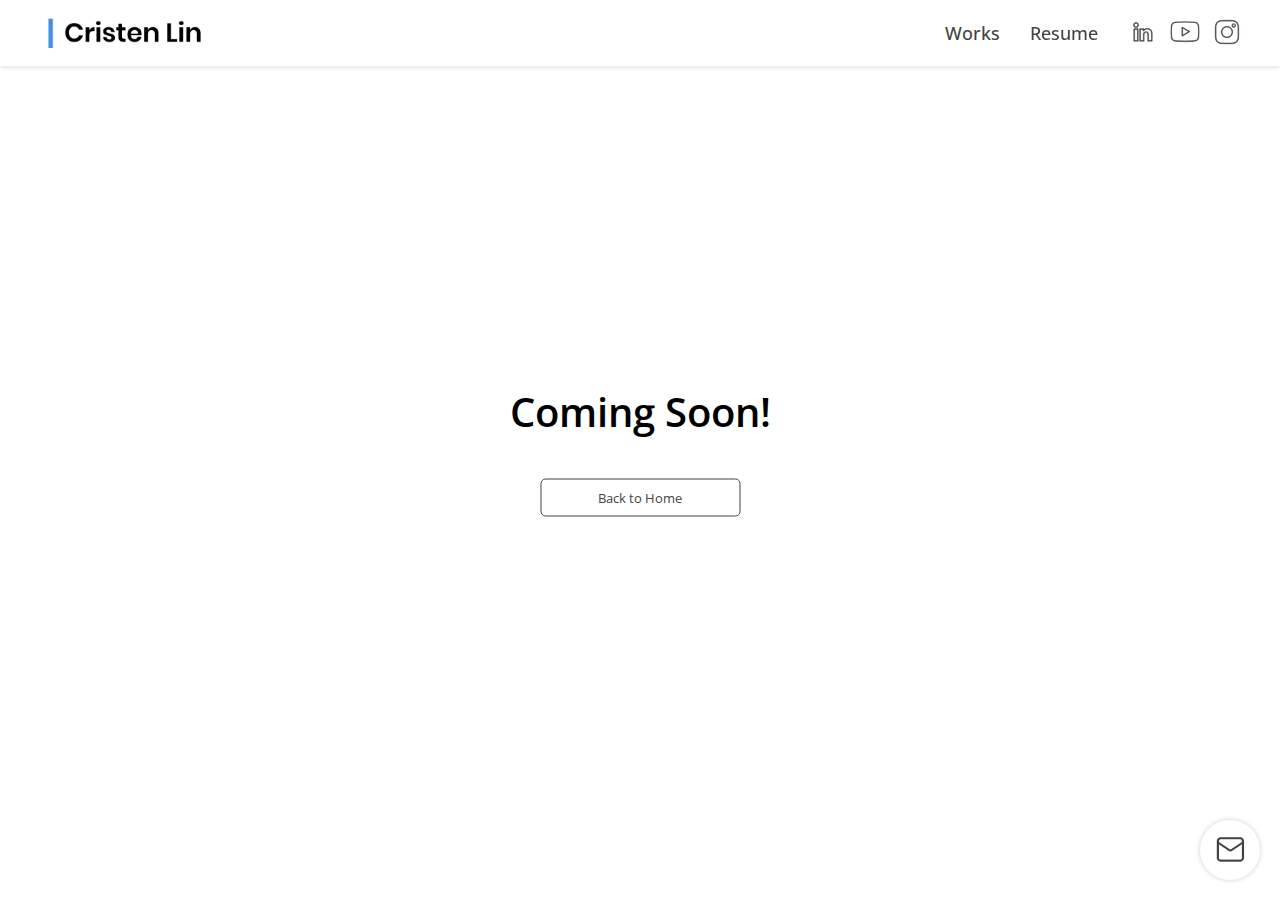
<file: coming_soon.html>
<!DOCTYPE html>
<html>
  <head>
    <!-- Google tag (gtag.js) -->
    <script async src="https://www.googletagmanager.com/gtag/js?id=G-XDV49QDBDN"></script>
    <script>
      window.dataLayer = window.dataLayer || [];
      function gtag(){dataLayer.push(arguments);}
      gtag('js', new Date());

      gtag('config', 'G-XDV49QDBDN');
    </script>
    <meta charset="UTF-8">
    <meta name="viewport" content="width=device-width", initial-scale="1.0">
    <title>Cristen Lin</title>
    <link rel="shortcut icon" type="image/ico" href="images\favicon.ico">

    <link rel="preconnect" href="https://fonts.googleapis.com">
    <link rel="preconnect" href="https://fonts.gstatic.com" crossorigin>
    <link href="https://fonts.googleapis.com/css2?family=Open+Sans:wght@300;400;500;600;700&family=Poppins:wght@300;400;600;700;800&display=swap" rel="stylesheet">
    
    <link rel="stylesheet" href="css/general.css">
    <link rel="stylesheet" href="css/header.css">
    <link rel="stylesheet" href="css/coming_soon.css">
  </head>
  <body>
    <header class="header">
      <div class="left-section">
        <a href="index.html">
          <img class="header-logo" src="images\header_icons\Cristen_logo.png">
        </a>
      </div>
      <div class="right-section">
        <div class="dropdown">
          <button class="dropbtn">
            <a href="index.html#link_to_works">
              <p class="header-works-button">Works</p>
            </a>
          </button>
          <div class="dropdown-content">
            <a href="graphic_design.html">Graphic Design</a>
            <a href="branding.html">Branding</a>
            <a href="https://500px.com/p/cristen_lzw" target="_blank">Photography</a>
            <a href="video-production.html">Video Production</a>
            <a href="ui-ux.html">UI/UX Design</a>
            <a href="painting.html">Painting</a>
          </div>
        </div>
        <button>
          <a href="Cristen_Lin_Resume.pdf" target="_blank">
            <p class="header-resume-button">Resume</p>
          </a>
        </button>
        <button>
          <a class="socials-button" href="https://www.linkedin.com/in/cristen-lin/" target="_blank">
            <img class="linkedin-logo" src="images\header_icons\LinkedIn.webp">
          </a>
        </button>
        <button>
          <a class="socials-button" href="https://www.youtube.com/channel/UCdNgZbJ07y9kNuRk1GXkVxA" target="_blank">
            <img class="youtube-logo" src="images\header_icons\Youtube.webp">
          </a>
        </button>
        <button>
          <a class="socials-button" href="https://www.instagram.com/cris_snaps/" target="_blank">
            <img class="instagram-logo" src="images\header_icons\Instagram.webp">
          </a>
        </button>
      </div>
      <div class="email">
        <a href="mailto:cristen.lin@outlook.com">
          <img class="email-logo" src="images\header_icons\email.png">
        </a>
      </div>
    </header>
    <main>
      <div class="container">
        <p class="text">
          Coming Soon! 
        </p>
        <a href="index.html">
          <button class="back-to-home-btn">
          Back to Home
          </button>
        </a>
      </div>
    </main>
  </body>
</html>
</file>
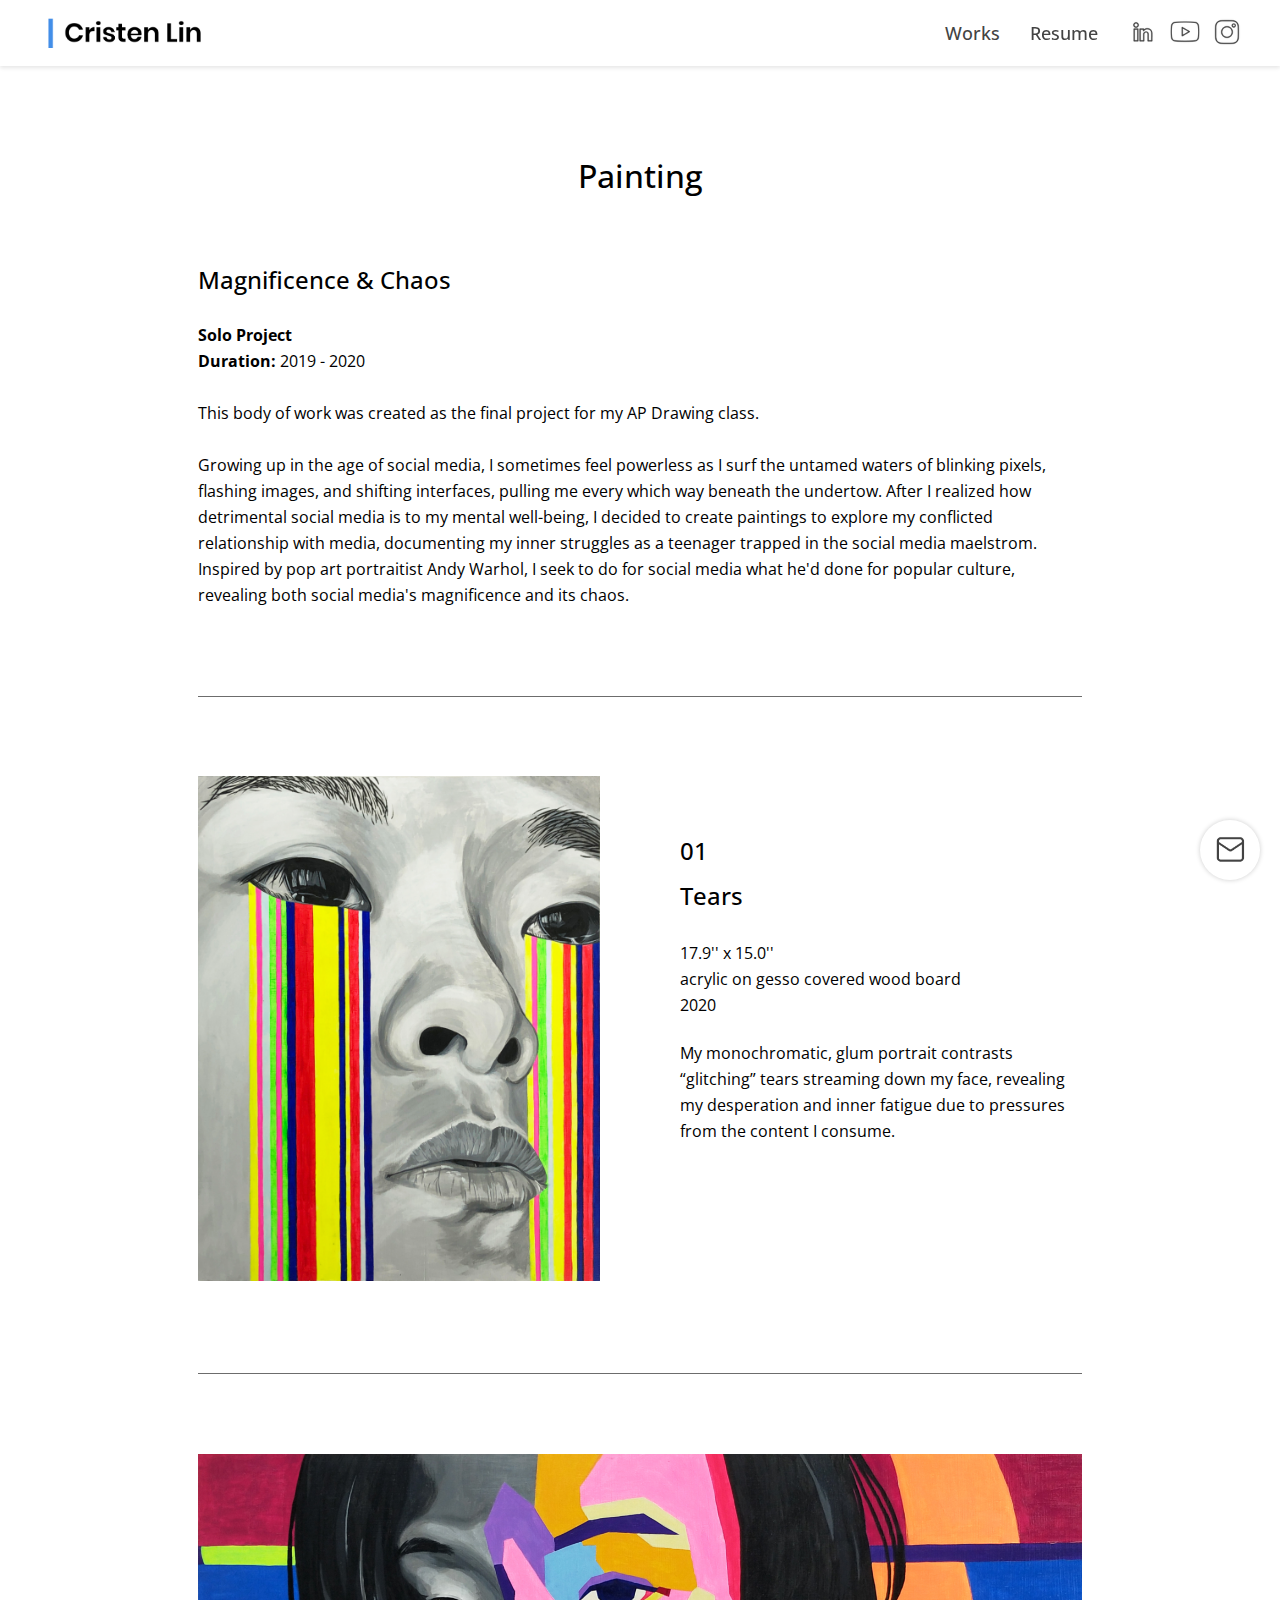
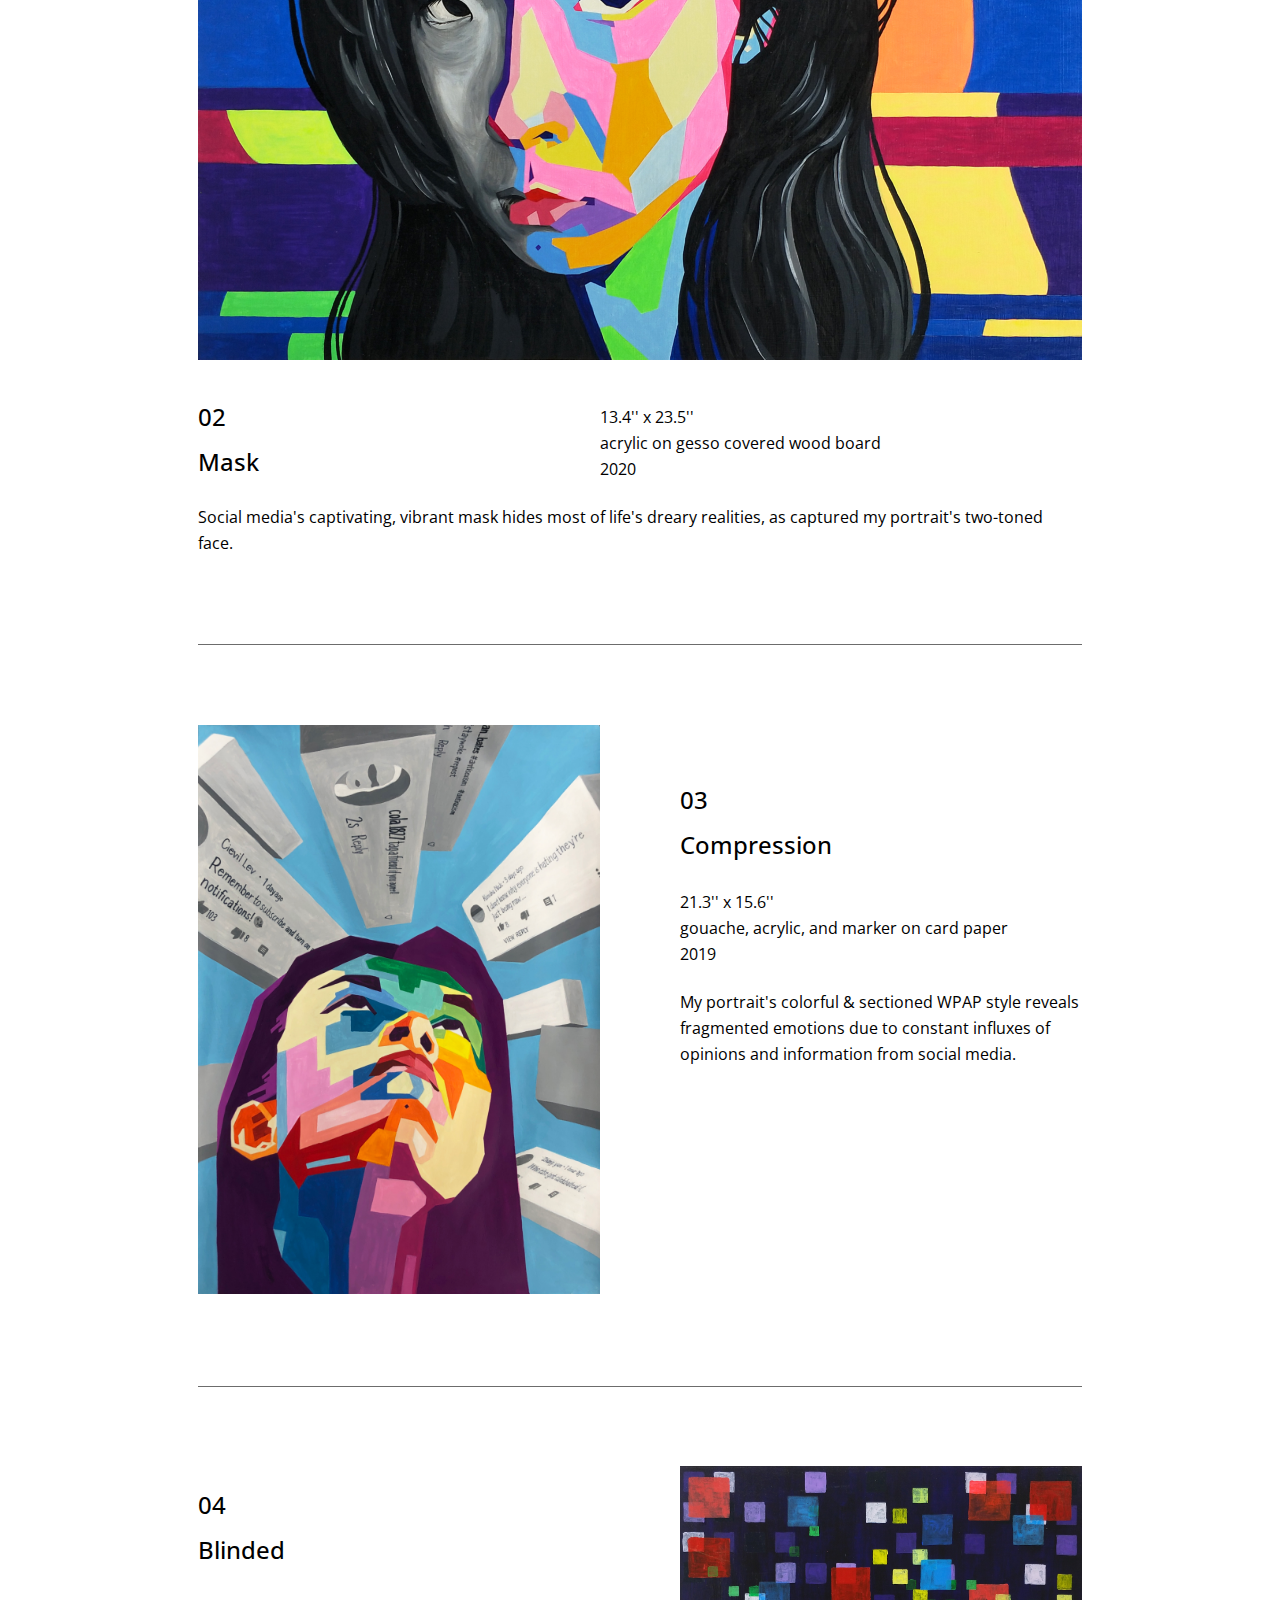
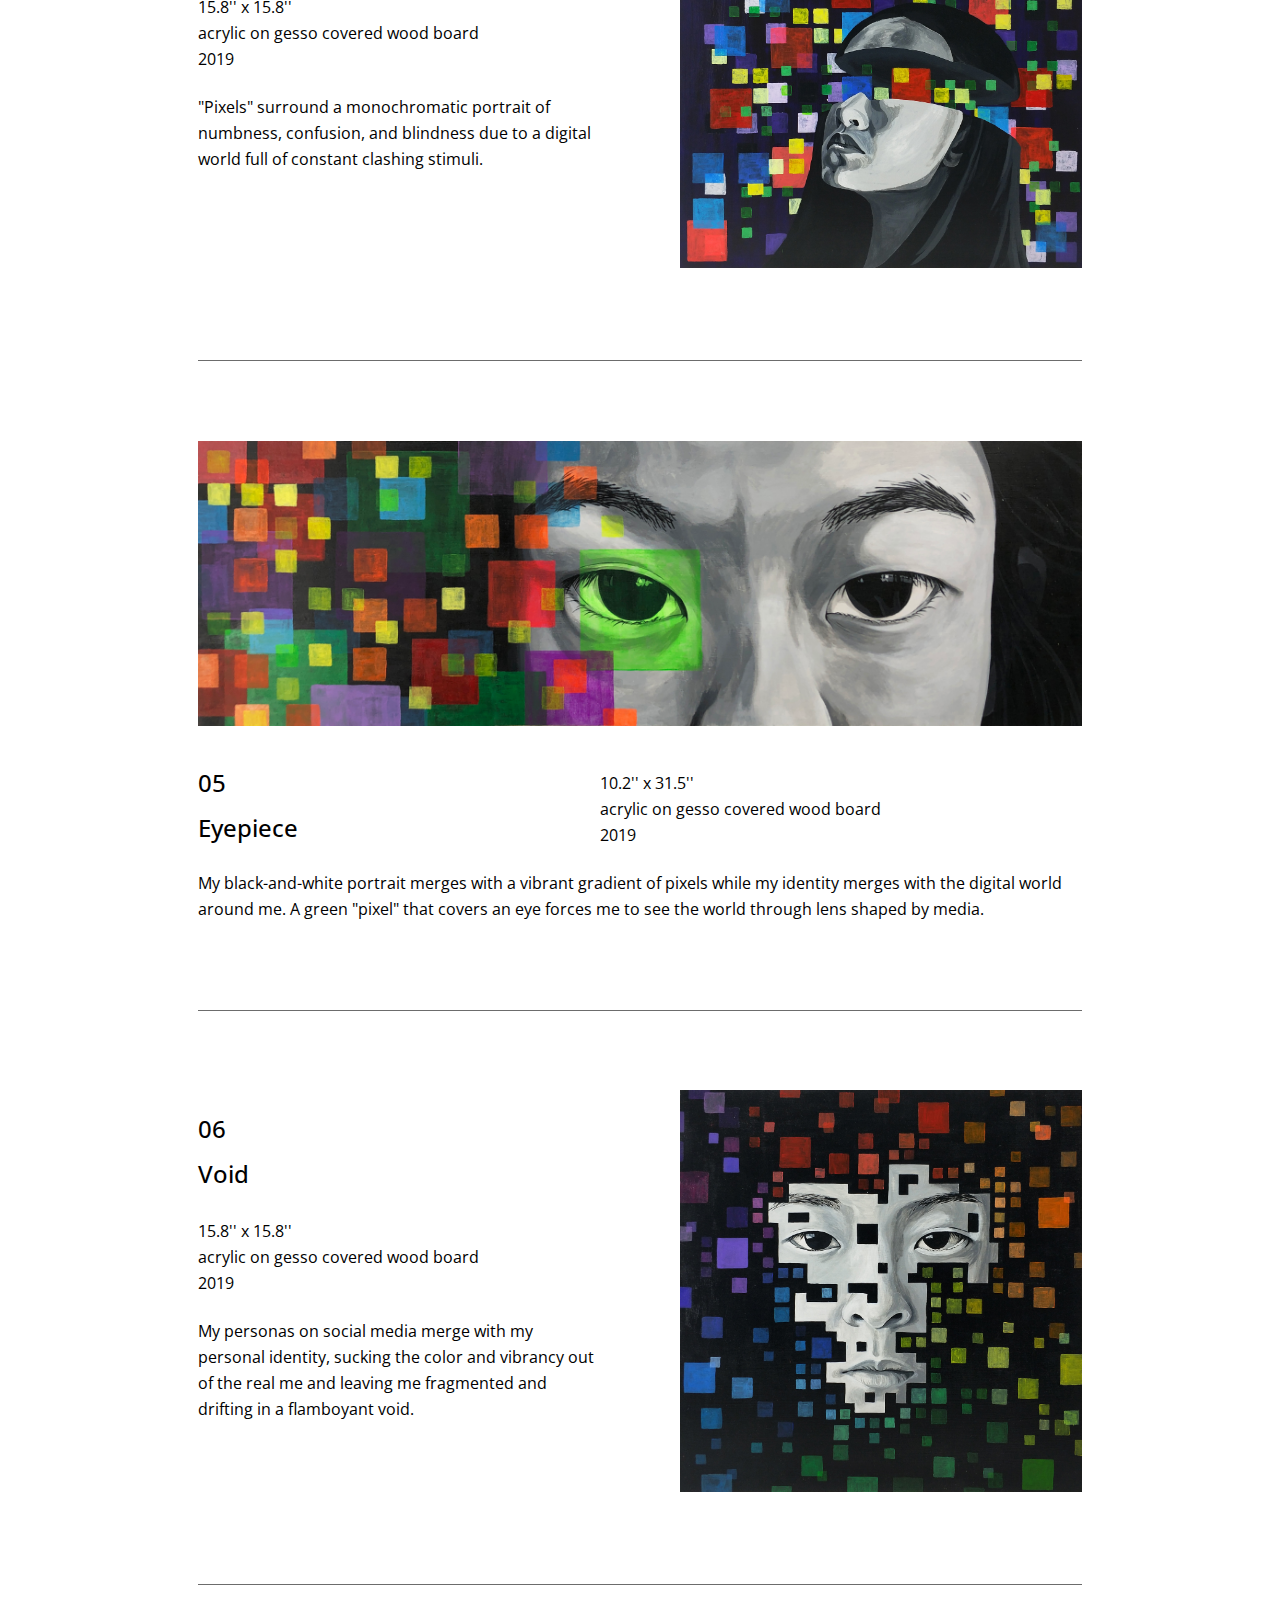
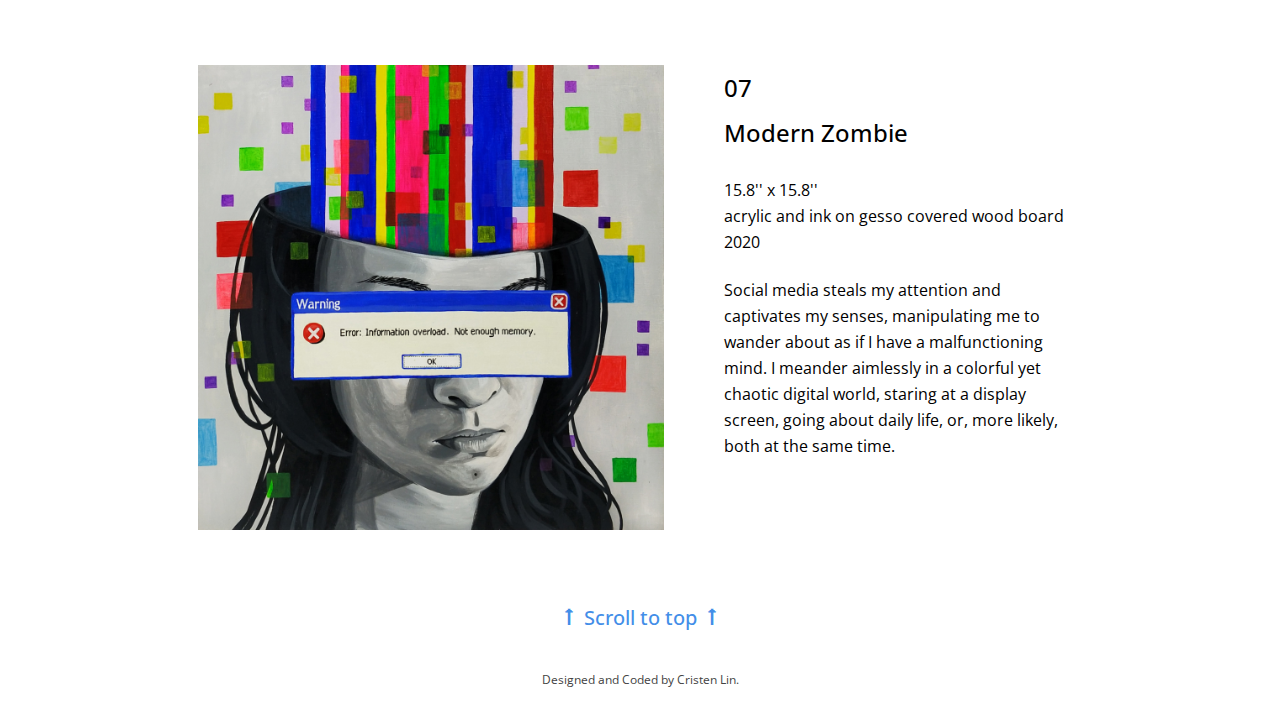
<file: painting.html>
<!DOCTYPE html>
<html>
  <head>
    <!-- Google tag (gtag.js) -->
    <script async src="https://www.googletagmanager.com/gtag/js?id=G-XDV49QDBDN"></script>
    <script>
      window.dataLayer = window.dataLayer || [];
      function gtag(){dataLayer.push(arguments);}
      gtag('js', new Date());

      gtag('config', 'G-XDV49QDBDN');
    </script>
    <meta charset="UTF-8">
    <meta name="viewport" content="width=device-width", initial-scale="1.0">
    <title>Painting &vert; Cristen Lin</title>
    <link rel="shortcut icon" type="image/ico" href="images\favicon.ico">

    <link rel="preconnect" href="https://fonts.googleapis.com">
    <link rel="preconnect" href="https://fonts.gstatic.com" crossorigin>
    <link href="https://fonts.googleapis.com/css2?family=Open+Sans:wght@300;400;500;600;700&family=Poppins:wght@300;400;600;700;800&display=swap" rel="stylesheet">
    
    <link rel="stylesheet" href="css/general.css">
    <link rel="stylesheet" href="css/header.css">
    <link rel="stylesheet" href="css/painting.css">
  </head>
  <body>
    <header class="header">
      <div class="left-section">
        <a href="index.html">
          <img class="header-logo" src="images\header_icons\Cristen_logo.png">
        </a>
      </div>
      <div class="right-section">
        <div class="dropdown">
          <button class="dropbtn">
            <a href="index.html#link_to_works">
              <p class="header-works-button">Works</p>
            </a>
          </button>
          <div class="dropdown-content">
            <a href="graphic_design.html">Graphic Design</a>
            <a href="branding.html">Branding</a>
            <a href="https://500px.com/p/cristen_lzw" target="_blank">Photography</a>
            <a href="video-production.html">Video Production</a>
            <a href="ui-ux.html">UI/UX Design</a>
            <a href="painting.html">Painting</a>
          </div>
        </div>
        <button>
          <a href="Cristen_Lin_Resume.pdf" target="_blank">
            <p class="header-resume-button">Resume</p>
          </a>
        </button>
        <button>
          <a class="socials-button" href="https://www.linkedin.com/in/cristen-lin/" target="_blank">
            <img class="linkedin-logo" src="images\header_icons\LinkedIn.webp">
          </a>
        </button>
        <button>
          <a class="socials-button" href="https://www.youtube.com/channel/UCdNgZbJ07y9kNuRk1GXkVxA" target="_blank">
            <img class="youtube-logo" src="images\header_icons\Youtube.webp">
          </a>
        </button>
        <button>
          <a class="socials-button" href="https://www.instagram.com/cris_snaps/" target="_blank">
            <img class="instagram-logo" src="images\header_icons\Instagram.webp">
          </a>
        </button>
      </div>
      <div class="email">
        <a href="mailto:cristen.lin@outlook.com">
          <img class="email-logo" src="images\header_icons\email.png">
        </a>
      </div>
    </header>
    <div id="top-anchor"></div>
    <main class="magnificence_chaos">
      <h1 class="mc-h1-title">
        Painting
      </h1>
      <div class="mc-text">
        <h2 class="mc-h2-title">
          Magnificence &#38; Chaos
        </h2>
        <p class="mc-paragraph">
          <strong>Solo Project</strong><br>
          <strong>Duration: </strong>2019 - 2020<br>
          <br>
          This body of work was created as the final project for my AP Drawing class.<br>
          <br>
          Growing up in the age of social media, I sometimes feel powerless as I surf the untamed waters of blinking pixels, flashing images, and shifting interfaces, pulling me every which way beneath the undertow. After I realized how detrimental social media is to my mental well-being, I decided to create paintings to explore my conflicted relationship with media, documenting my inner struggles as a teenager trapped in the social media maelstrom. Inspired by pop art portraitist Andy Warhol, I seek to do for social media what he'd done for popular culture, revealing both social media's magnificence and its chaos.
        </p>
      </div>

      <div class="a-mc-painting">
        <hr class="divider">
        <div class="row-grid">
          <div class="img-container">
            <img class="img-painting" src="images/magnificence and chaos/1Tears.jpg">
          </div>
          <div class="row-grid-text-container">
            <h2 class="mc-h2-title">
              01<br>
              Tears
            </h2>
            <p class="painting-info">
              17.9'' x 15.0''<br>
              acrylic on gesso covered wood board<br>
              2020
            </p>
            <p class="painting-description">
              My monochromatic, glum portrait contrasts “glitching” tears streaming down my face, revealing my desperation and inner fatigue due to pressures from the content I consume.
            </p>
          </div>
        </div>
      </div>

      <div class="a-mc-painting">
        <hr class="divider">
        <div class="column-grid">
          <div class="img-container">
            <img class="img-painting" src="images/magnificence and chaos/2Mask.jpg">
          </div>
          <div class="column-grid-text-container">
            <div class="column-grid-title-info-container">
              <h2 class="mc-h2-title">
                02<br>
                Mask
              </h2>
              <p class="painting-info">
                13.4'' x 23.5''<br>
                acrylic on gesso covered wood board<br>
                2020
              </p>
            </div>
            <p class="painting-description">
              Social media's captivating, vibrant mask hides most of life's dreary realities, as captured my portrait's two-toned face.
            </p>
          </div>
        </div>
      </div>

      <div class="a-mc-painting">
        <hr class="divider">
        <div class="row-grid">
          <div class="img-container">
            <img class="img-painting" src="images/magnificence and chaos/3Compression.jpg">
          </div>
          <div class="row-grid-text-container">
            <h2 class="mc-h2-title">
              03<br>
              Compression
            </h2>
            <p class="painting-info">
              21.3'' x 15.6''<br>
              gouache, acrylic, and marker on card paper<br>
              2019
            </p>
            <p class="painting-description">
              My portrait's colorful & sectioned WPAP style reveals fragmented emotions due to constant influxes of opinions and information from social media.
            </p>
          </div>
        </div>
      </div>

      <div class="a-mc-painting reversed-row-grid">
        <hr class="divider">
        <div class="row-grid">
          <div class="row-grid-text-container">
            <h2 class="mc-h2-title">
              04<br>
              Blinded
            </h2>
            <p class="painting-info">
              15.8'' x 15.8''<br>
              acrylic on gesso covered wood board<br>
              2019
            </p>
            <p class="painting-description">
              "Pixels" surround a monochromatic portrait of numbness, confusion, and blindness due to a digital world full of constant clashing stimuli.
            </p>
          </div>
          <div class="img-container">
            <img class="img-painting" src="images/magnificence and chaos/4Blinded.jpg">
          </div>
        </div>
      </div>

      <div class="a-mc-painting">
        <hr class="divider">
        <div class="column-grid">
          <div class="img-container">
            <img class="img-painting" src="images/magnificence and chaos/5Eyepiece.jpg">
          </div>
          <div class="column-grid-text-container">
            <div class="column-grid-title-info-container">
              <h2 class="mc-h2-title">
                05<br>
                Eyepiece
              </h2>
              <p class="painting-info">
                10.2'' x 31.5''<br>
                acrylic on gesso covered wood board<br>
                2019
              </p>
            </div>
            <p class="painting-description">
              My black-and-white portrait merges with a vibrant gradient of pixels while my identity merges with the digital world around me. A green "pixel" that covers an eye forces me to see the world through lens shaped by media.
            </p>
          </div>
        </div>
      </div>

      <div class="a-mc-painting reversed-row-grid">
        <hr class="divider">
        <div class="row-grid">
          <div class="row-grid-text-container">
            <h2 class="mc-h2-title">
              06<br>
              Void
            </h2>
            <p class="painting-info">
              15.8'' x 15.8''<br>
              acrylic on gesso covered wood board<br>
              2019
            </p>
            <p class="painting-description">
              My personas on social media merge with my personal identity, sucking the color and vibrancy out of the real me and leaving me fragmented and drifting in a flamboyant void.
            </p>
          </div>
          <div class="img-container">
            <img class="img-painting" src="images/magnificence and chaos/6Void.jpg">
          </div>
        </div>
      </div>

      <div class="a-mc-painting modern-zombie">
        <hr class="divider">
        <div class="row-grid">
          <div class="img-container">
            <img class="img-painting" src="images/magnificence and chaos/7Modern Zombie.jpg">
          </div>
          <div class="row-grid-text-container">
            <h2 class="mc-h2-title">
              07<br>
              Modern Zombie
            </h2>
            <p class="painting-info">
              15.8'' x 15.8''<br>
              acrylic and ink on gesso covered wood board<br>
              2020
            </p>
            <p class="painting-description">
              Social media steals my attention and captivates my senses, manipulating me to wander about as if I have a malfunctioning mind. I meander aimlessly in a colorful yet chaotic digital world, staring at a display screen, going about daily life, or, more likely, both at the same time.
            </p>
          </div>
        </div>
      </div>

    </main>
    <div class="scroll-to-top">
      <a href="#top-anchor">
        <p>&#129045; Scroll to top &#129045;</p>
      </a>
    </div>
    <footer class="copyright">
      <ul>
        <div class="footer-socials-lines"></div>
        <li>
          <a href="https://www.linkedin.com/in/cristen-lin/" target="_blank">
            <img class="linkedin-logo-ft" src="images\header_icons\LinkedIn.webp">
          </a>
        </li>
        <li>
          <a href="https://www.youtube.com/channel/UCdNgZbJ07y9kNuRk1GXkVxA" target="_blank">
            <img class="youtube-logo-ft" src="images\header_icons\Youtube.webp">
          </a>
        </li>
        <li>
          <a href="https://www.instagram.com/cris_snaps/" target="_blank">
            <img class="instagram-logo-ft" src="images\header_icons\Instagram.webp">
          </a>
        </li>
        <div class="footer-socials-lines"></div>
      </ul>
      <p>Designed and Coded by Cristen Lin.</p>
    </footer>
  </body>
</html>
</file>
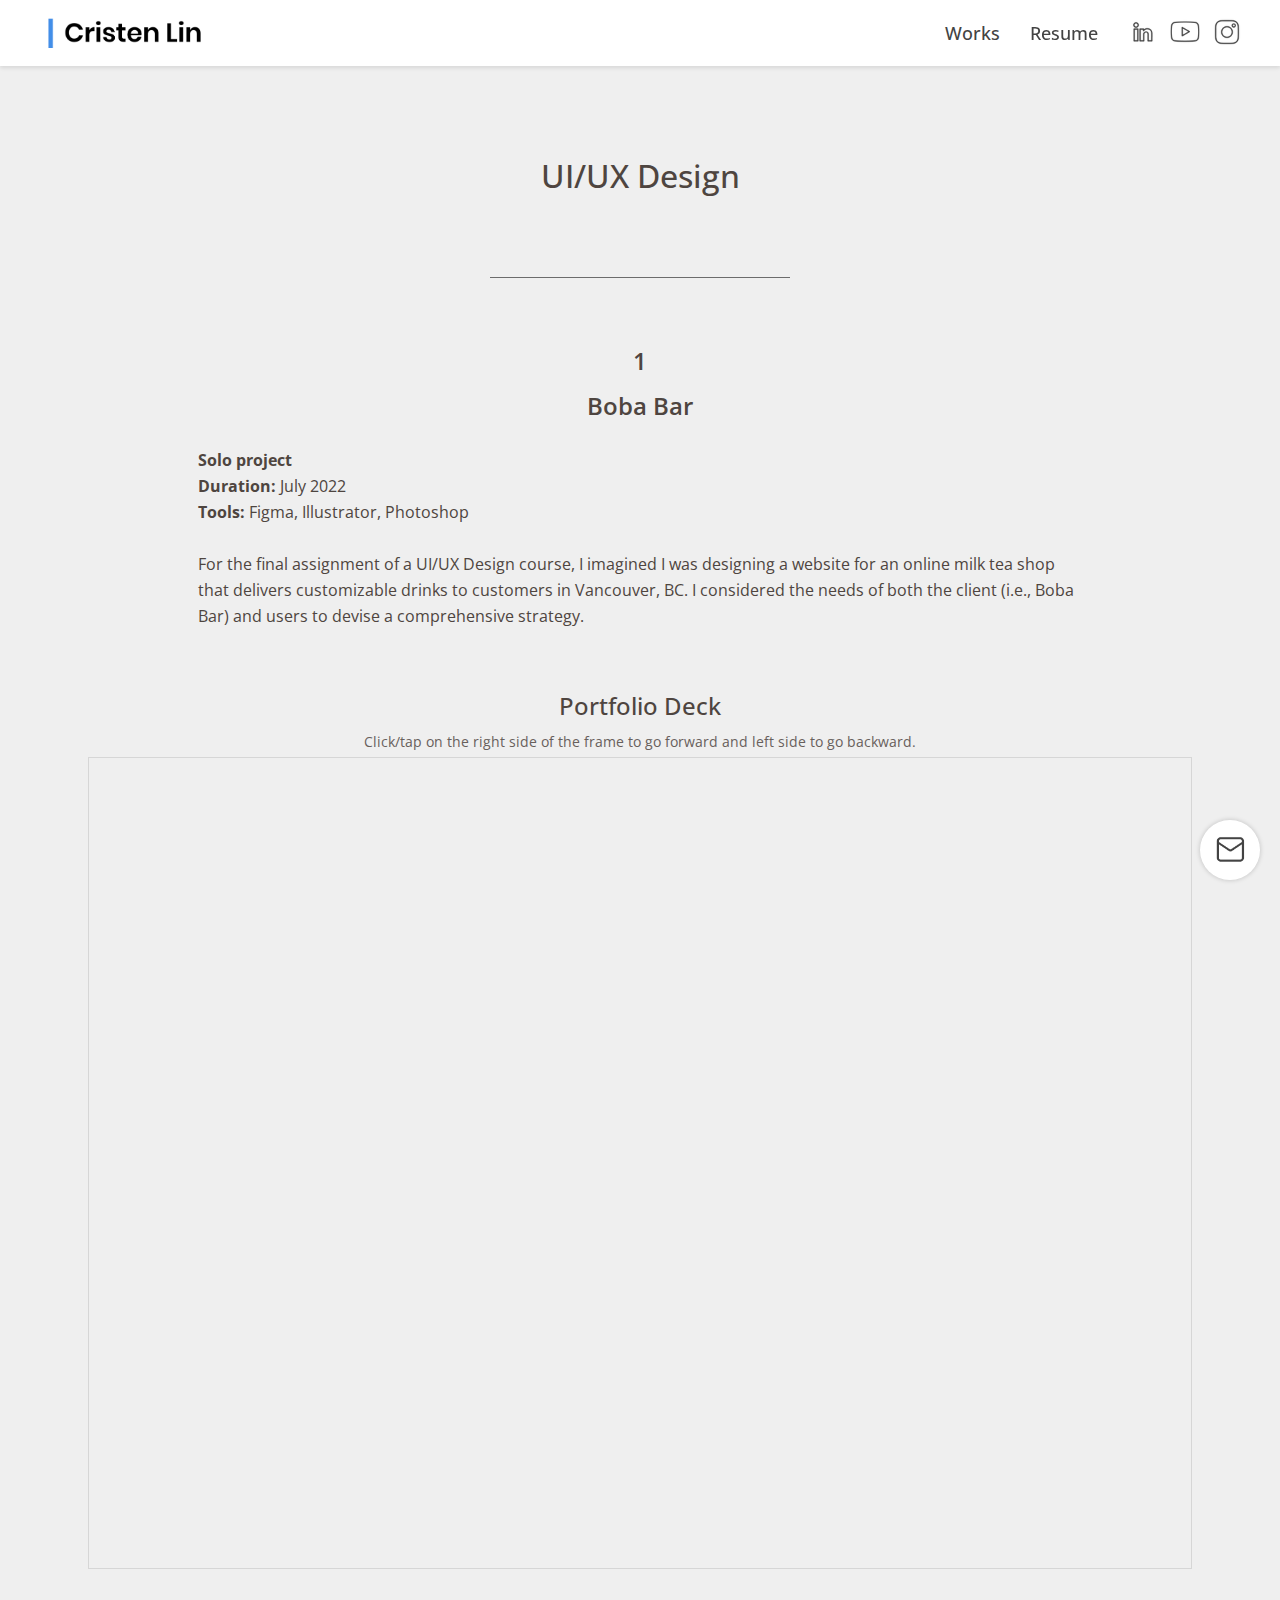
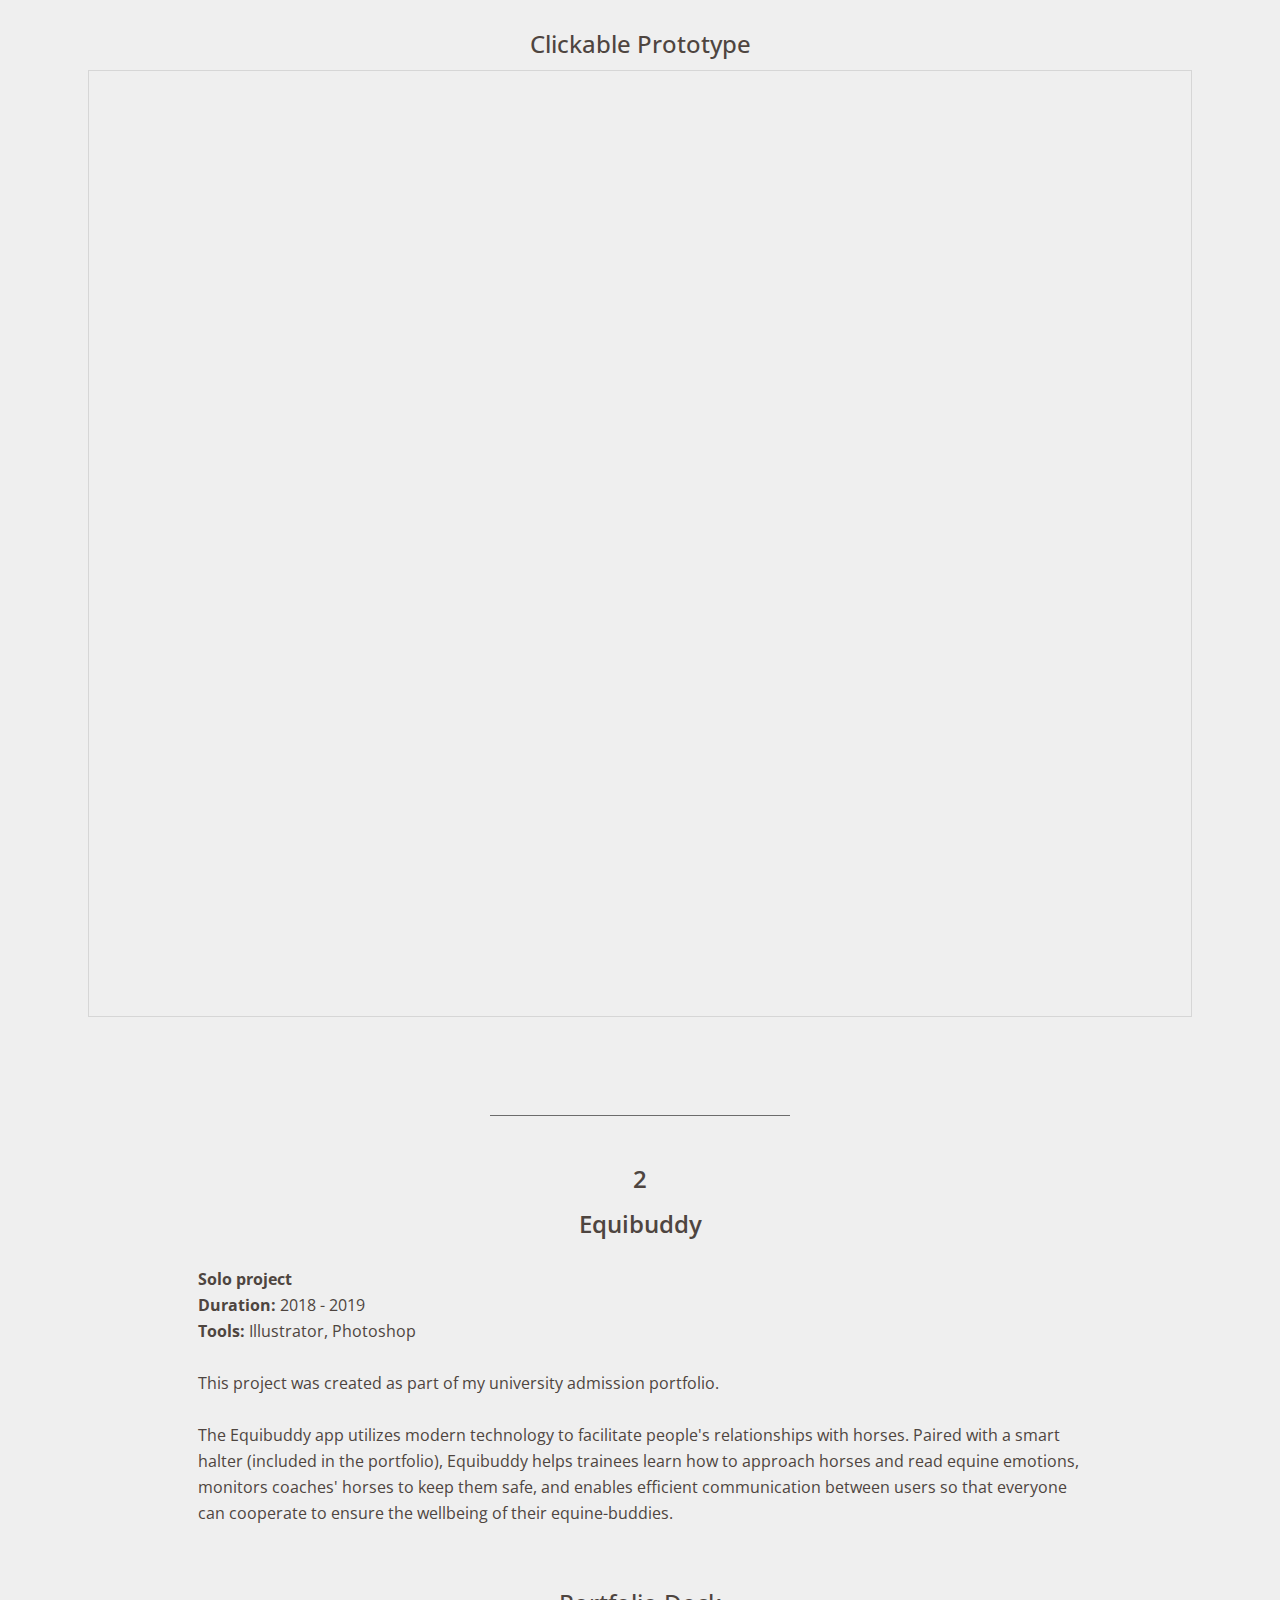
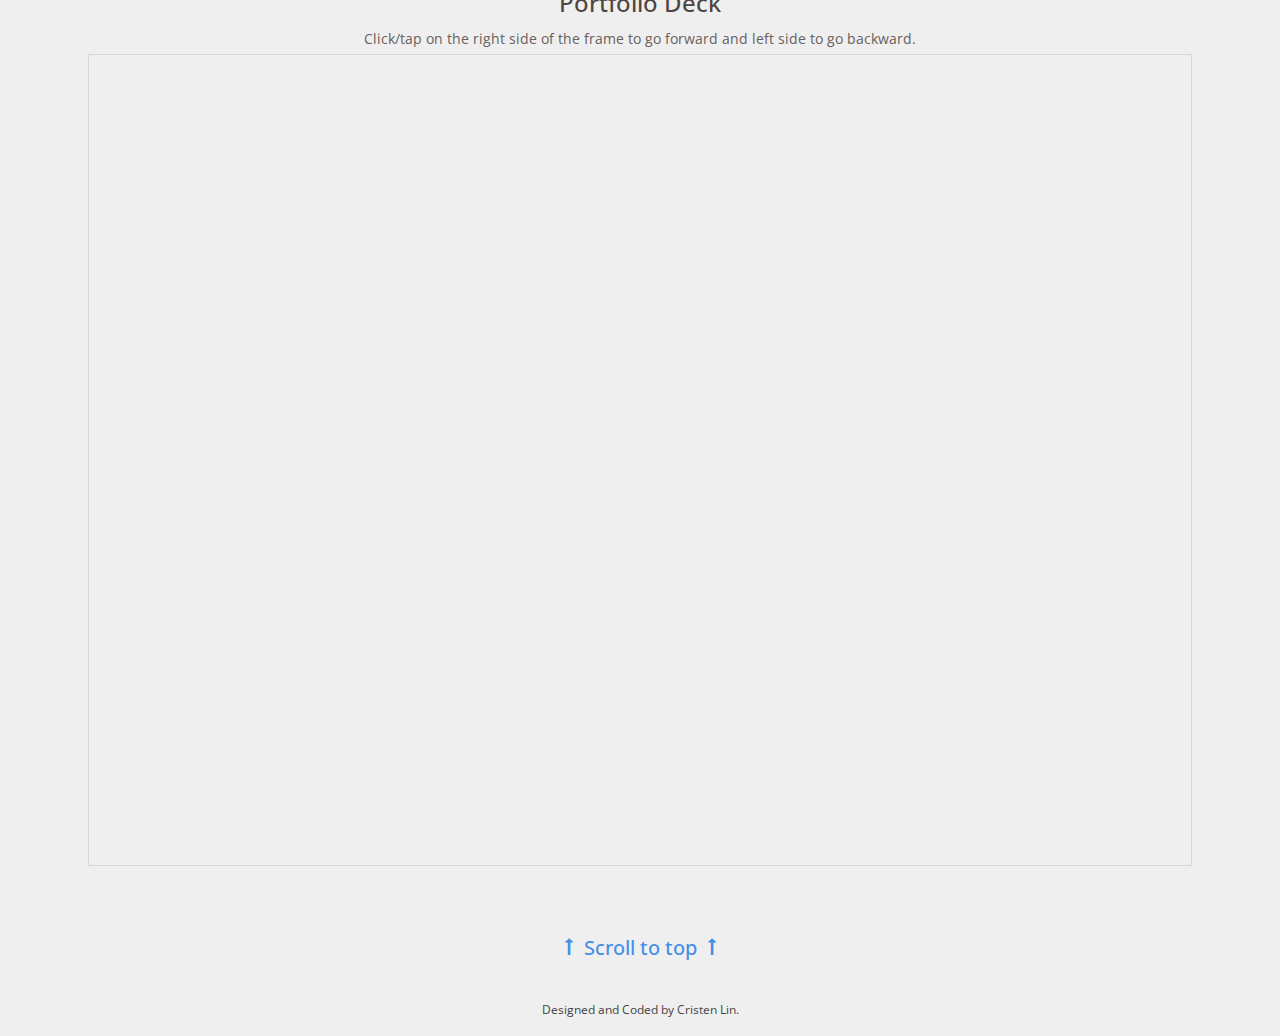
<file: ui-ux.html>
<!DOCTYPE html>
<html>
  <head>
    <!-- Google tag (gtag.js) -->
    <script async src="https://www.googletagmanager.com/gtag/js?id=G-XDV49QDBDN"></script>
    <script>
      window.dataLayer = window.dataLayer || [];
      function gtag(){dataLayer.push(arguments);}
      gtag('js', new Date());

      gtag('config', 'G-XDV49QDBDN');
    </script>
    <meta charset="UTF-8">
    <meta name="viewport" content="width=device-width", initial-scale="1.0">
    <title>UI/UX &vert; Cristen Lin</title>
    <link rel="shortcut icon" type="image/ico" href="images\favicon.ico">

    <link rel="preconnect" href="https://fonts.googleapis.com">
    <link rel="preconnect" href="https://fonts.gstatic.com" crossorigin>
    <link href="https://fonts.googleapis.com/css2?family=Open+Sans:wght@300;400;500;600;700&family=Poppins:wght@300;400;600;700;800&display=swap" rel="stylesheet">
    
    <link rel="stylesheet" href="css/general.css">
    <link rel="stylesheet" href="css/header.css">
    <link rel="stylesheet" href="css/ui-ux.css">
  </head>
  <body>
    <header class="header">
      <div class="left-section">
        <a href="index.html">
          <img class="header-logo" src="images\header_icons\Cristen_logo.png">
        </a>
      </div>
      <div class="right-section">
        <div class="dropdown">
          <button class="dropbtn">
            <a href="index.html#link_to_works">
              <p class="header-works-button">Works</p>
            </a>
          </button>
          <div class="dropdown-content">
            <a href="graphic_design.html">Graphic Design</a>
            <a href="branding.html">Branding</a>
            <a href="https://500px.com/p/cristen_lzw" target="_blank">Photography</a>
            <a href="video-production.html">Video Production</a>
            <a href="ui-ux.html">UI/UX Design</a>
            <a href="painting.html">Painting</a>
          </div>
        </div>
        <button>
          <a href="Cristen_Lin_Resume.pdf" target="_blank">
            <p class="header-resume-button">Resume</p>
          </a>
        </button>
        <button>
          <a class="socials-button" href="https://www.linkedin.com/in/cristen-lin/" target="_blank">
            <img class="linkedin-logo" src="images\header_icons\LinkedIn.webp">
          </a>
        </button>
        <button>
          <a class="socials-button" href="https://www.youtube.com/channel/UCdNgZbJ07y9kNuRk1GXkVxA" target="_blank">
            <img class="youtube-logo" src="images\header_icons\Youtube.webp">
          </a>
        </button>
        <button>
          <a class="socials-button" href="https://www.instagram.com/cris_snaps/" target="_blank">
            <img class="instagram-logo" src="images\header_icons\Instagram.webp">
          </a>
        </button>
      </div>
      <div class="email">
        <a href="mailto:cristen.lin@outlook.com">
          <img class="email-logo" src="images\header_icons\email.png">
        </a>
      </div>
    </header>
    <div id="top-anchor"></div>
    <main>
      <h1 class="uiux-h1-title">
        UI/UX Design
      </h1>
      <div class="boba-bar">
        <hr class="divider">
        <div class="bb-text">
          <h2 class="bb-title">
            1<br>
            Boba Bar
          </h2>
          <p class="bb-paragraph">
            <strong>Solo project</strong><br>
            <strong>Duration: </strong>July 2022<br>
            <strong>Tools: </strong>Figma, Illustrator, Photoshop<br>
            <br>
            For the final assignment of a UI/UX Design course, I imagined I was designing a website for an online milk tea shop that delivers customizable drinks to customers in Vancouver, BC. I considered the needs of both the client (i.e., Boba Bar) and users to devise a comprehensive strategy.<br>
          </p>
        </div>
        <!-- <a href="mailto:cristen.lin@outlook.com">
          <button class="view-bb-pdf-button">
            Request to view PDF
          </button>
        </a> -->
        <div class="demo-container">
          <p class="demo-title">
            Portfolio Deck
          </p>
          <p class="embed-instructions">
            Click/tap on the right side of the frame to go forward and left side to go backward.
          </p>
          <div class="embed-container-1">
            <iframe class="figma-embed" style="border: 1px solid rgba(0, 0, 0, 0.1);" width="850" height="550" src="https://www.figma.com/embed?embed_host=share&url=https%3A%2F%2Fwww.figma.com%2Fproto%2FlpqkQTW8ma6G8I55Gsp9Q4%2FBoba-Bar%3Fpage-id%3D133%253A6109%26node-id%3D133%253A6110%26starting-point-node-id%3D133%253A6110%26scaling%3Dscale-down%26hide-ui=1" allowfullscreen></iframe>
          </div>
          <p class="demo-title">
            Clickable Prototype
          </p>
          <div class="embed-container-2">
            <iframe class="figma-embed" style="border: 1px solid rgba(0, 0, 0, 0.1);" width="570" height="900" src="https://www.figma.com/embed?embed_host=share&url=https%3A%2F%2Fwww.figma.com%2Fproto%2FlpqkQTW8ma6G8I55Gsp9Q4%2FBoba-Bar%3Fpage-id%3D19%253A2023%26node-id%3D19%253A2024%26starting-point-node-id%3D19%253A2024%26scaling%3Dscale-down%26hide-ui=1" allowfullscreen></iframe>
          </div>
        </div>
          
      </div>
      <hr class="divider">
      <div class="equibuddy">
        <div class="equi-text">
          <h2 class="equi-title">
            2<br>
            Equibuddy
          </h2>
          <p class="equi-paragraph">
            <strong>Solo project</strong><br>
            <strong>Duration: </strong>2018 - 2019<br>
            <strong>Tools: </strong>Illustrator, Photoshop<br>
            <br>
            This project was created as part of my university admission portfolio. <br>
            <br>
            The Equibuddy app utilizes modern technology to facilitate people's relationships with horses. Paired with a smart halter (included in the portfolio), Equibuddy helps trainees learn how to approach horses and read equine emotions, monitors coaches' horses to keep them safe, and enables efficient communication between users so that everyone can cooperate to ensure the wellbeing of their equine-buddies.<br>
          </p>
        </div>
        <!-- <a href="mailto:cristen.lin@outlook.com">
          <button class="view-equi-pdf-button">
            Request to view PDF
          </button>
        </a> -->
        <div class="demo-container">
          <p class="demo-title">
            Portfolio Deck
          </p>
          <p class="embed-instructions">
            Click/tap on the right side of the frame to go forward and left side to go backward.
          </p>
          <div class="embed-container-1">
            <iframe class="figma-embed" style="border: 1px solid rgba(0, 0, 0, 0.1);" width="800" height="450" src="https://www.figma.com/embed?embed_host=share&url=https%3A%2F%2Fwww.figma.com%2Fproto%2F65pMogcosOIGaZAmkqcxLl%2FEquibuddy%3Fpage-id%3D133%253A6109%26node-id%3D133%253A6110%26viewport%3D571%252C311%252C0.02%26scaling%3Dscale-down%26starting-point-node-id%3D133%253A6110%26hide-ui=1" allowfullscreen></iframe>
          </div>
        </div>
          
      </div>
    </main>
    <div class="scroll-to-top">
      <a class="scroll-to-top-text" href="#top-anchor">
        <p class="scroll-to-top-text">&#129045; Scroll to top &#129045;</p>
      </a>
    </div>
    <footer class="copyright">
      <ul>
        <div class="footer-socials-lines"></div>
        <li>
          <a href="https://www.linkedin.com/in/cristen-lin/" target="_blank">
            <img class="linkedin-logo-ft" src="images\header_icons\LinkedIn.webp">
          </a>
        </li>
        <li>
          <a href="https://www.youtube.com/channel/UCdNgZbJ07y9kNuRk1GXkVxA" target="_blank">
            <img class="youtube-logo-ft" src="images\header_icons\Youtube.webp">
          </a>
        </li>
        <li>
          <a href="https://www.instagram.com/cris_snaps/" target="_blank">
            <img class="instagram-logo-ft" src="images\header_icons\Instagram.webp">
          </a>
        </li>
        <div class="footer-socials-lines"></div>
      </ul>
      <p>Designed and Coded by Cristen Lin.</p>
    </footer>
  </body>
</html>
</file>
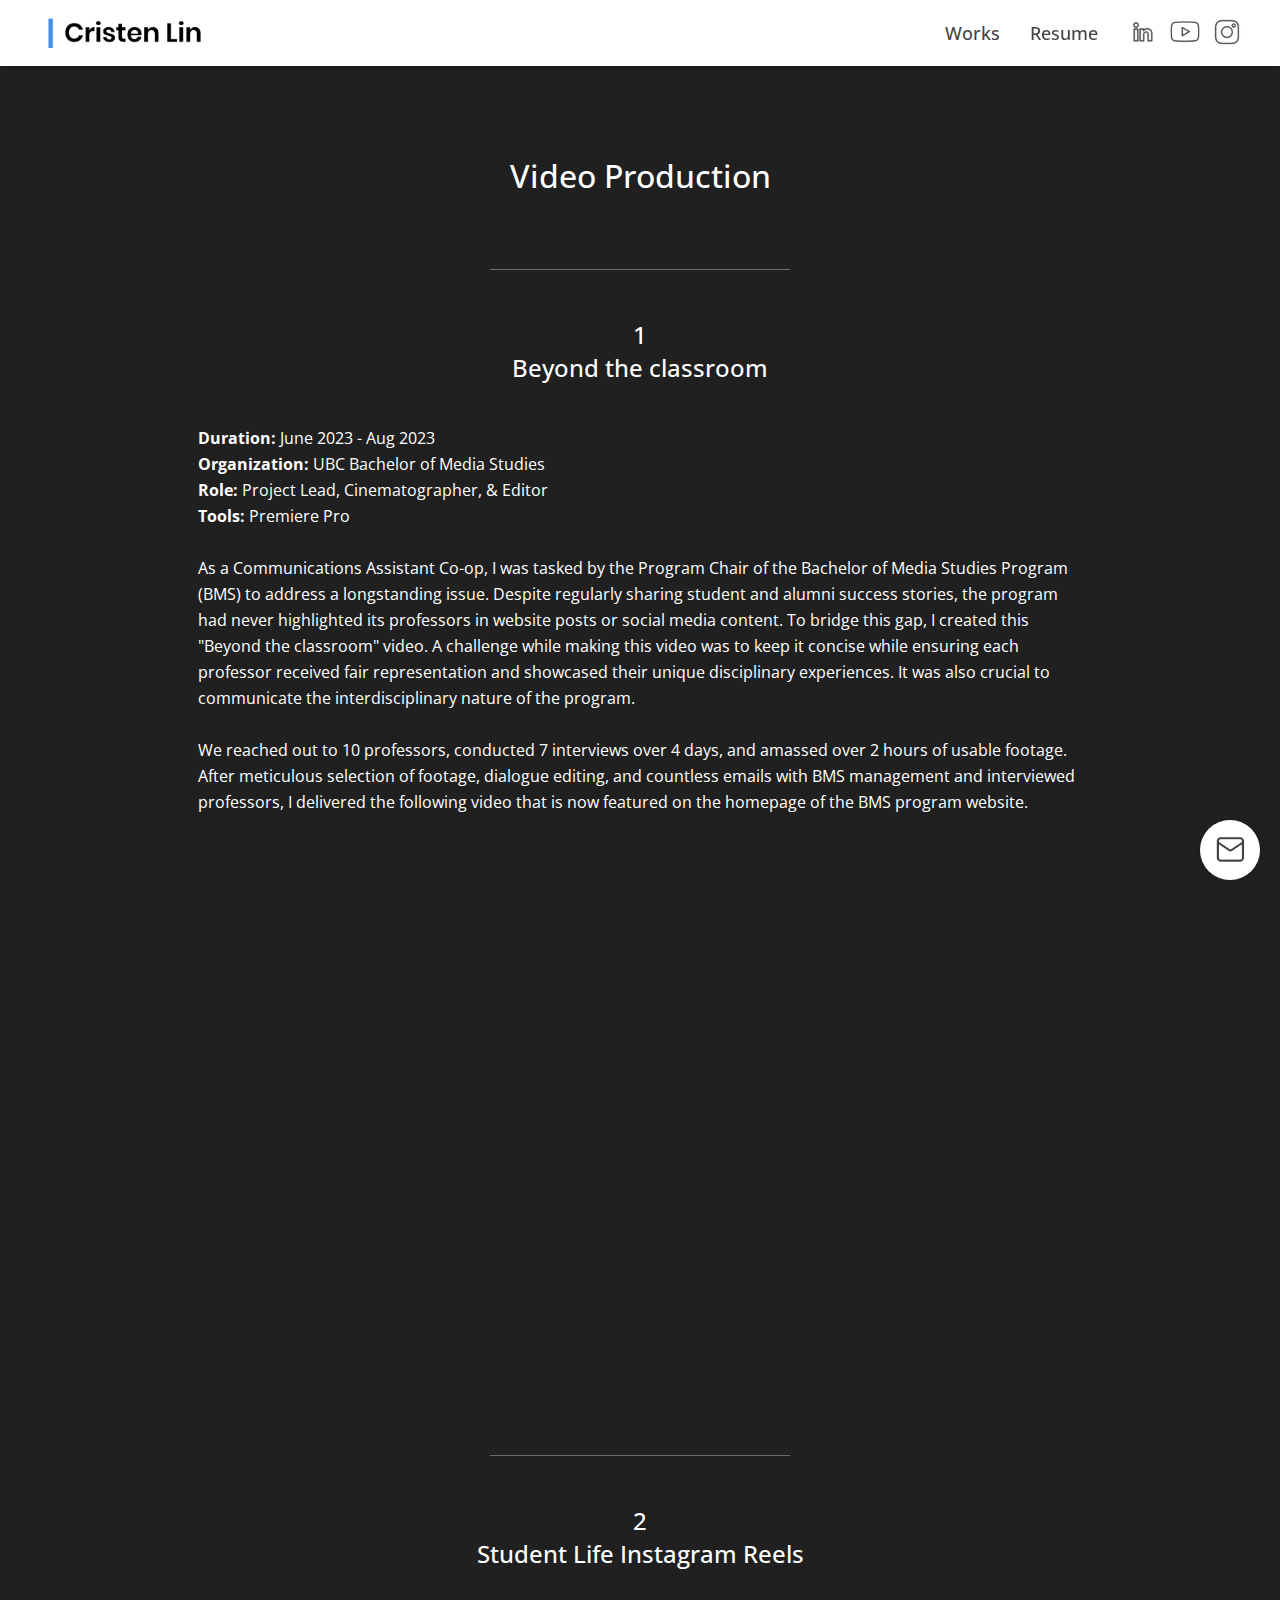
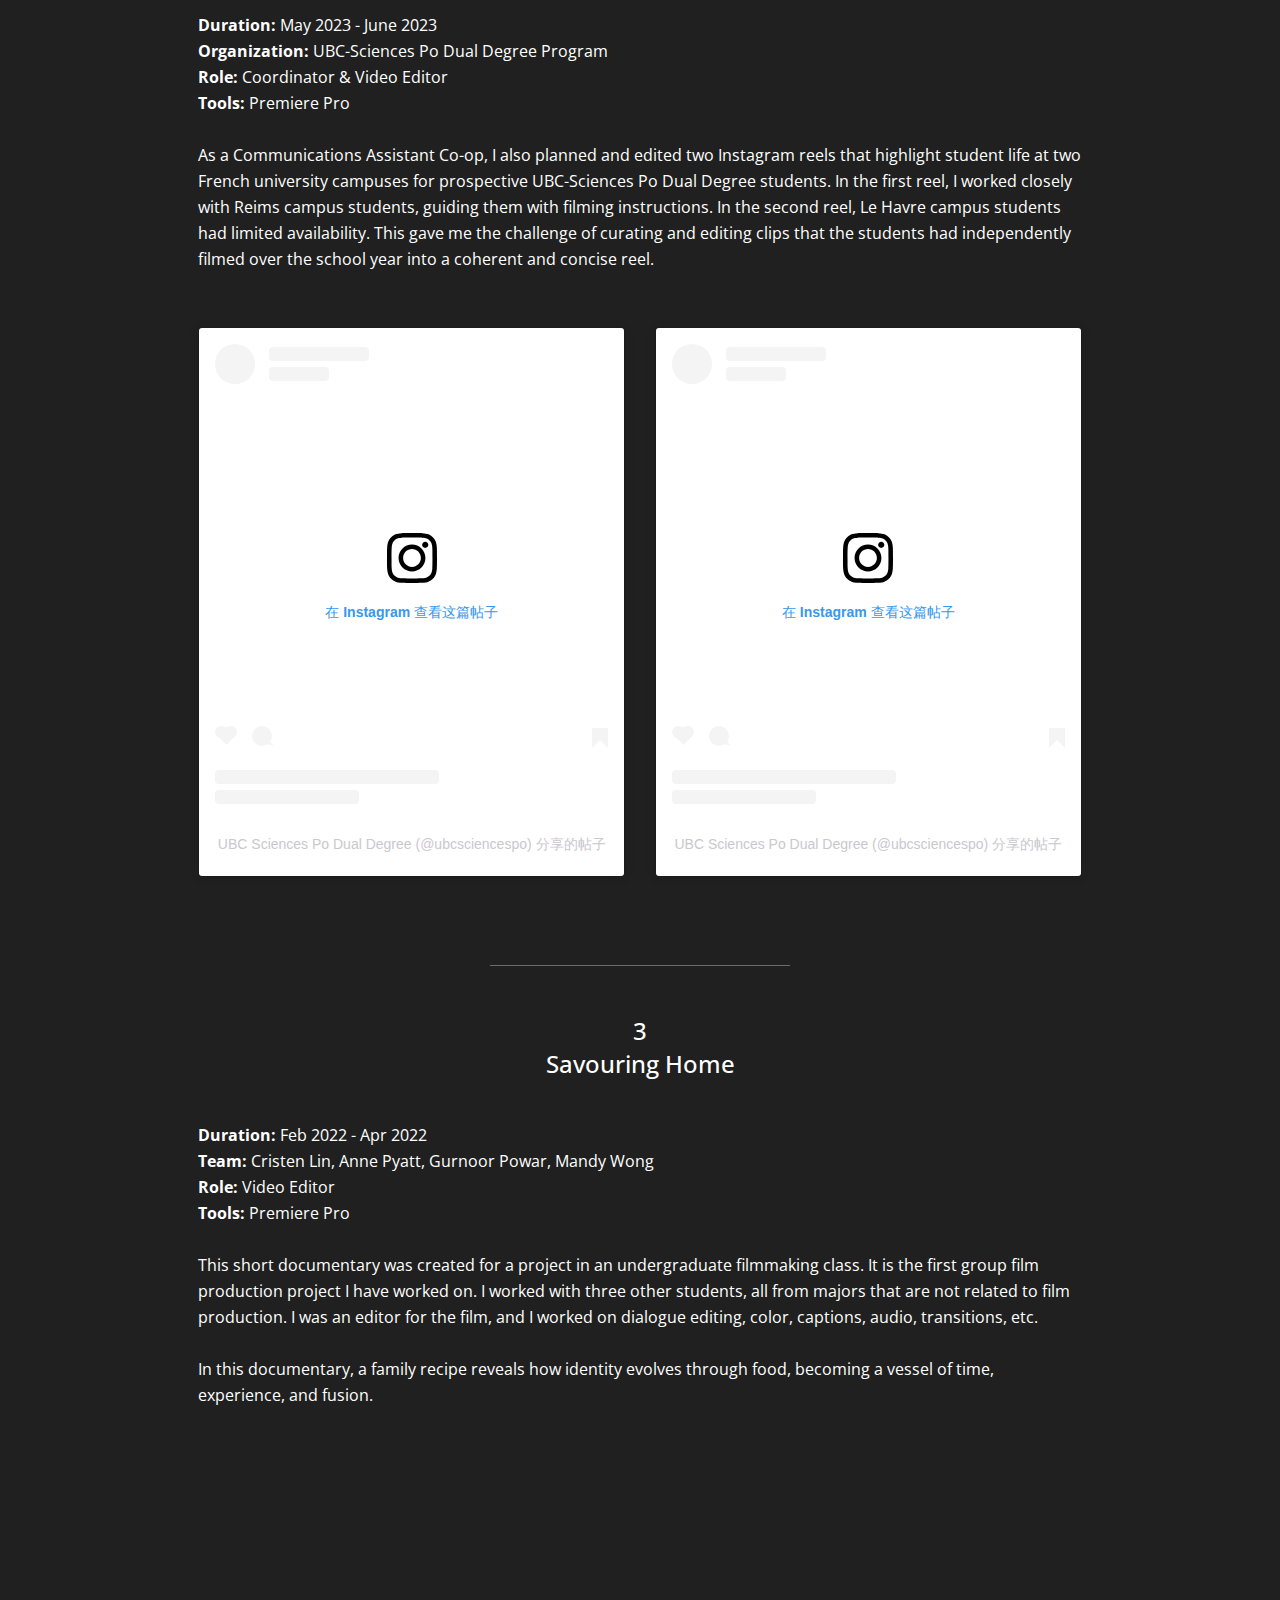
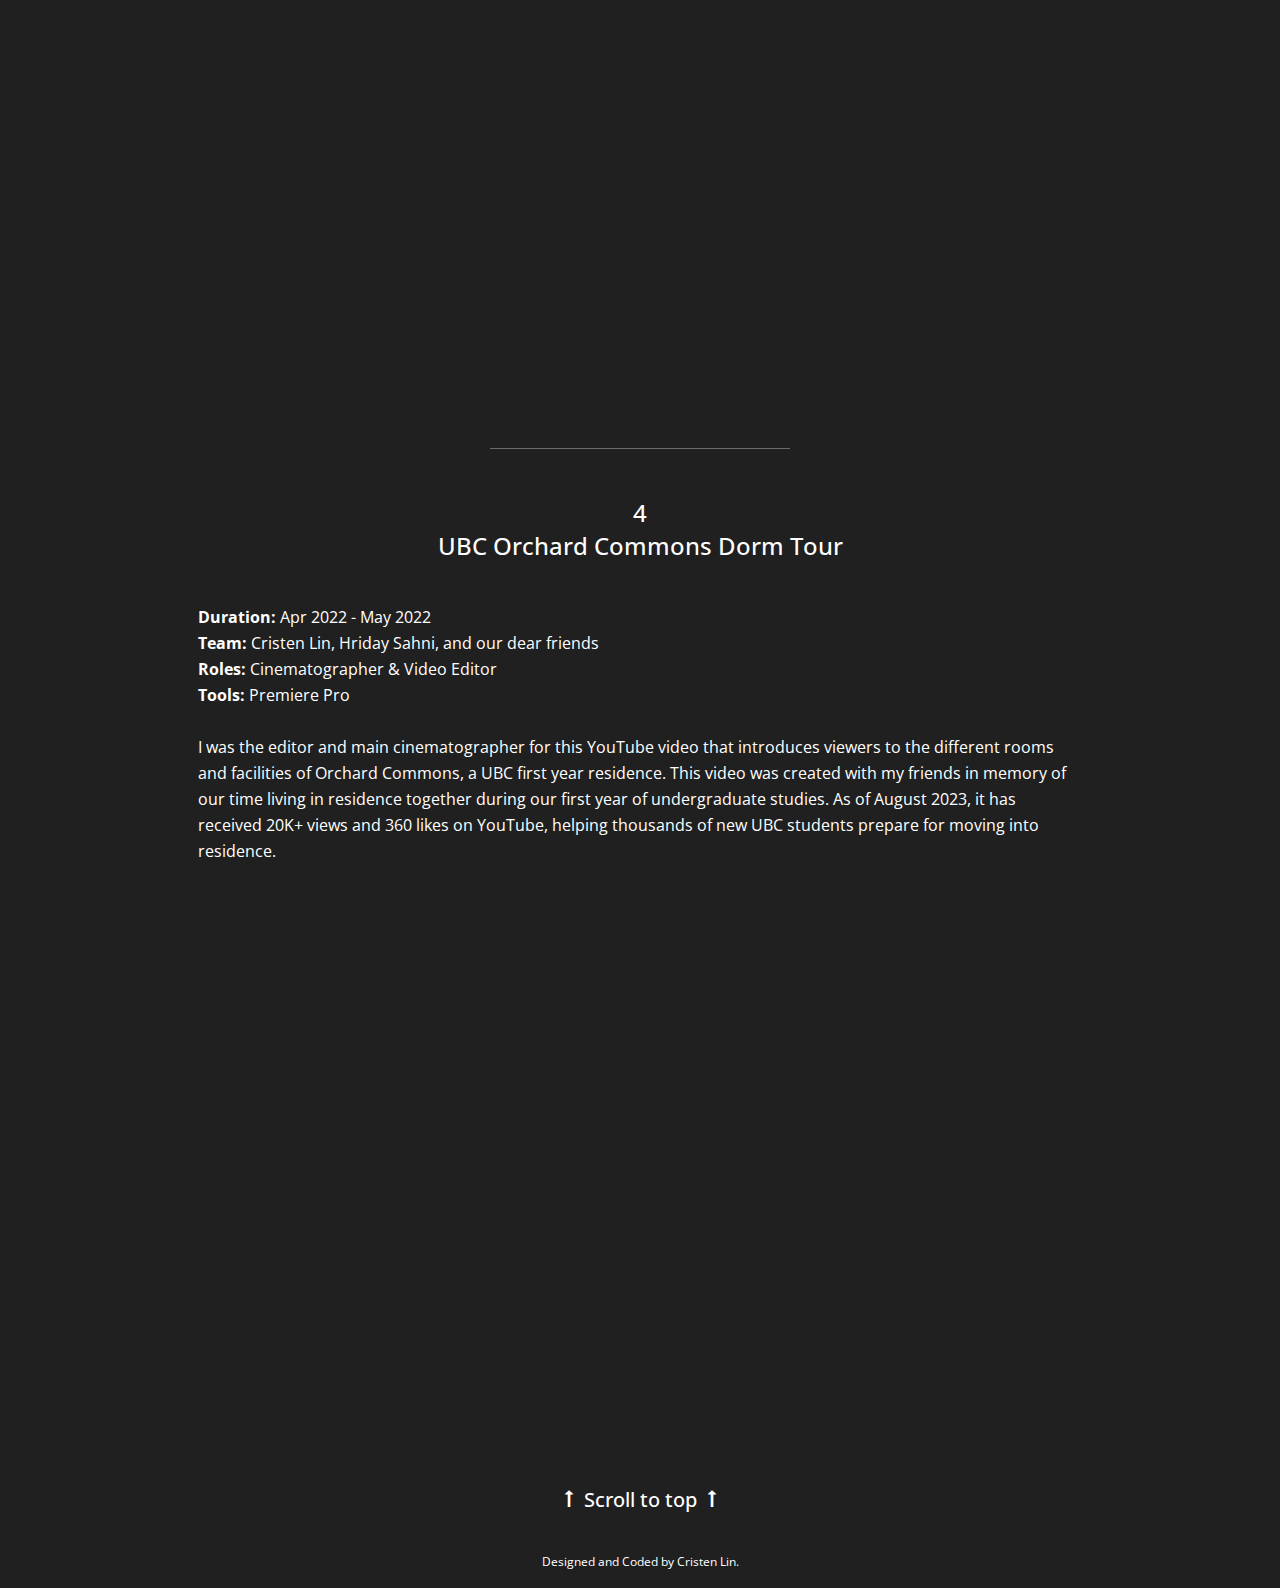
<file: video-production.html>
<!DOCTYPE html>
<html>
  <head>
    <!-- Google tag (gtag.js) -->
    <script async src="https://www.googletagmanager.com/gtag/js?id=G-XDV49QDBDN"></script>
    <script>
      window.dataLayer = window.dataLayer || [];
      function gtag(){dataLayer.push(arguments);}
      gtag('js', new Date());

      gtag('config', 'G-XDV49QDBDN');
    </script>
    <meta charset="UTF-8">
    <meta name="viewport" content="width=device-width", initial-scale="1.0">
    <title>Video Production &vert; Cristen Lin</title>
    <link rel="shortcut icon" type="image/ico" href="images\favicon.ico">

    <link rel="preconnect" href="https://fonts.googleapis.com">
    <link rel="preconnect" href="https://fonts.gstatic.com" crossorigin>
    <link href="https://fonts.googleapis.com/css2?family=Open+Sans:wght@300;400;500;600;700&family=Poppins:wght@300;400;600;700;800&display=swap" rel="stylesheet">
    
    <link rel="stylesheet" href="css/general.css">
    <link rel="stylesheet" href="css/header.css">
    <link rel="stylesheet" href="css/video-production.css">
  </head>
  <body>
    <header class="header">
      <div class="left-section">
        <a href="index.html">
          <img class="header-logo" src="images\header_icons\Cristen_logo.png">
        </a>
      </div>
      <div class="right-section">
        <div class="dropdown">
          <button class="dropbtn">
            <a href="index.html#link_to_works">
              <p class="header-works-button">Works</p>
            </a>
          </button>
          <div class="dropdown-content">
            <a href="graphic_design.html">Graphic Design</a>
            <a href="branding.html">Branding</a>
            <a href="https://500px.com/p/cristen_lzw" target="_blank">Photography</a>
            <a href="video-production.html">Video Production</a>
            <a href="ui-ux.html">UI/UX Design</a>
            <a href="painting.html">Painting</a>
          </div>
        </div>
        <button>
          <a href="Cristen_Lin_Resume.pdf" target="_blank">
            <p class="header-resume-button">Resume</p>
          </a>
        </button>
        <button>
          <a class="socials-button" href="https://www.linkedin.com/in/cristen-lin/" target="_blank">
            <img class="linkedin-logo" src="images\header_icons\LinkedIn.webp">
          </a>
        </button>
        <button>
          <a class="socials-button" href="https://www.youtube.com/channel/UCdNgZbJ07y9kNuRk1GXkVxA" target="_blank">
            <img class="youtube-logo" src="images\header_icons\Youtube.webp">
          </a>
        </button>
        <button>
          <a class="socials-button" href="https://www.instagram.com/cris_snaps/" target="_blank">
            <img class="instagram-logo" src="images\header_icons\Instagram.webp">
          </a>
        </button>
      </div>
      <div class="email">
        <a href="mailto:cristen.lin@outlook.com">
          <img class="email-logo" src="images\header_icons\email.png">
        </a>
      </div>
    </header>
    <div id="top-anchor"></div>
    <main class="filmography">
      <h1 class="film-h1-title">
        Video Production
      </h1>
      <div class="a-film">
        <hr class="divider">
        <h2 class="film-h2-title">
          1<br>
          Beyond the classroom
        </h2>
        <div class="paragraph-container">
          <p class="film-paragraph">
            <strong>Duration: </strong>June 2023 - Aug 2023<br>
            <strong>Organization: </strong>UBC Bachelor of Media Studies<br>
            <strong>Role: </strong>Project Lead, Cinematographer, &#38; Editor<br>
            <strong>Tools: </strong>Premiere Pro<br>
            <br>
            As a Communications Assistant Co-op, I was tasked by the Program Chair of the Bachelor of Media Studies Program (BMS) to address a longstanding issue. Despite regularly sharing student and alumni success stories, the program had never highlighted its professors in website posts or social media content. To bridge this gap, I created this "Beyond the classroom" video. A challenge while making this video was to keep it concise while ensuring each professor received fair representation and showcased their unique disciplinary experiences. It was also crucial to communicate the interdisciplinary nature of the program.<br>
            <br>
            We reached out to 10 professors, conducted 7 interviews over 4 days, and amassed over 2 hours of usable footage. After meticulous selection of footage, dialogue editing, and countless emails with BMS management and interviewed professors, I delivered the following video that is now featured on the homepage of the BMS program website.
          </p>
        </div>
        <div class="embed-container">
          <iframe class="youtube-embed" width="560" height="315" src="https://www.youtube.com/embed/0o6Kq4mMvCw?si=SRDRnwDDVcxayfTy&amp;controls=0" title="YouTube video player" frameborder="0" allow="accelerometer; autoplay; clipboard-write; encrypted-media; gyroscope; picture-in-picture; web-share" allowfullscreen></iframe>
        </div>
      </div>

    
      <div class="a-film">
        <hr class="divider">
        <h2 class="film-h2-title">
          2<br>
          Student Life Instagram Reels
        </h2>
        <div class="paragraph-container">
          <p class="film-paragraph">
            <strong>Duration: </strong>May 2023 - June 2023<br>
            <strong>Organization: </strong>UBC-Sciences Po Dual Degree Program<br>
            <strong>Role: </strong>Coordinator &#38; Video Editor<br>
            <strong>Tools: </strong>Premiere Pro<br>
            <br>
            As a Communications Assistant Co-op, I also planned and edited two Instagram reels that highlight student life at two French university campuses for prospective UBC-Sciences Po Dual Degree students. In the first reel, I worked closely with Reims campus students, guiding them with filming instructions. In the second reel, Le Havre campus students had limited availability. This gave me the challenge of curating and editing clips that the students had independently filmed over the school year into a coherent and concise reel.
          </p>
        </div>
        <div class="ig-embed-container">
          <blockquote class="instagram-media" data-instgrm-permalink="https://www.instagram.com/reel/Cs_ycDTpOE_/?utm_source=ig_embed&amp;utm_campaign=loading" data-instgrm-version="14" style=" background:#FFF; border:0; border-radius:3px; box-shadow:0 0 1px 0 rgba(0,0,0,0.5),0 1px 10px 0 rgba(0,0,0,0.15); margin: 1px; max-width:540px; min-width:326px; padding:0; width:99.375%; width:-webkit-calc(100% - 2px); width:calc(100% - 2px);"><div style="padding:16px;"> <a href="https://www.instagram.com/reel/Cs_ycDTpOE_/?utm_source=ig_embed&amp;utm_campaign=loading" style=" background:#FFFFFF; line-height:0; padding:0 0; text-align:center; text-decoration:none; width:100%;" target="_blank"> <div style=" display: flex; flex-direction: row; align-items: center;"> <div style="background-color: #F4F4F4; border-radius: 50%; flex-grow: 0; height: 40px; margin-right: 14px; width: 40px;"></div> <div style="display: flex; flex-direction: column; flex-grow: 1; justify-content: center;"> <div style=" background-color: #F4F4F4; border-radius: 4px; flex-grow: 0; height: 14px; margin-bottom: 6px; width: 100px;"></div> <div style=" background-color: #F4F4F4; border-radius: 4px; flex-grow: 0; height: 14px; width: 60px;"></div></div></div><div style="padding: 19% 0;"></div> <div style="display:block; height:50px; margin:0 auto 12px; width:50px;"><svg width="50px" height="50px" viewBox="0 0 60 60" version="1.1" xmlns="https://www.w3.org/2000/svg" xmlns:xlink="https://www.w3.org/1999/xlink"><g stroke="none" stroke-width="1" fill="none" fill-rule="evenodd"><g transform="translate(-511.000000, -20.000000)" fill="#000000"><g><path d="M556.869,30.41 C554.814,30.41 553.148,32.076 553.148,34.131 C553.148,36.186 554.814,37.852 556.869,37.852 C558.924,37.852 560.59,36.186 560.59,34.131 C560.59,32.076 558.924,30.41 556.869,30.41 M541,60.657 C535.114,60.657 530.342,55.887 530.342,50 C530.342,44.114 535.114,39.342 541,39.342 C546.887,39.342 551.658,44.114 551.658,50 C551.658,55.887 546.887,60.657 541,60.657 M541,33.886 C532.1,33.886 524.886,41.1 524.886,50 C524.886,58.899 532.1,66.113 541,66.113 C549.9,66.113 557.115,58.899 557.115,50 C557.115,41.1 549.9,33.886 541,33.886 M565.378,62.101 C565.244,65.022 564.756,66.606 564.346,67.663 C563.803,69.06 563.154,70.057 562.106,71.106 C561.058,72.155 560.06,72.803 558.662,73.347 C557.607,73.757 556.021,74.244 553.102,74.378 C549.944,74.521 548.997,74.552 541,74.552 C533.003,74.552 532.056,74.521 528.898,74.378 C525.979,74.244 524.393,73.757 523.338,73.347 C521.94,72.803 520.942,72.155 519.894,71.106 C518.846,70.057 518.197,69.06 517.654,67.663 C517.244,66.606 516.755,65.022 516.623,62.101 C516.479,58.943 516.448,57.996 516.448,50 C516.448,42.003 516.479,41.056 516.623,37.899 C516.755,34.978 517.244,33.391 517.654,32.338 C518.197,30.938 518.846,29.942 519.894,28.894 C520.942,27.846 521.94,27.196 523.338,26.654 C524.393,26.244 525.979,25.756 528.898,25.623 C532.057,25.479 533.004,25.448 541,25.448 C548.997,25.448 549.943,25.479 553.102,25.623 C556.021,25.756 557.607,26.244 558.662,26.654 C560.06,27.196 561.058,27.846 562.106,28.894 C563.154,29.942 563.803,30.938 564.346,32.338 C564.756,33.391 565.244,34.978 565.378,37.899 C565.522,41.056 565.552,42.003 565.552,50 C565.552,57.996 565.522,58.943 565.378,62.101 M570.82,37.631 C570.674,34.438 570.167,32.258 569.425,30.349 C568.659,28.377 567.633,26.702 565.965,25.035 C564.297,23.368 562.623,22.342 560.652,21.575 C558.743,20.834 556.562,20.326 553.369,20.18 C550.169,20.033 549.148,20 541,20 C532.853,20 531.831,20.033 528.631,20.18 C525.438,20.326 523.257,20.834 521.349,21.575 C519.376,22.342 517.703,23.368 516.035,25.035 C514.368,26.702 513.342,28.377 512.574,30.349 C511.834,32.258 511.326,34.438 511.181,37.631 C511.035,40.831 511,41.851 511,50 C511,58.147 511.035,59.17 511.181,62.369 C511.326,65.562 511.834,67.743 512.574,69.651 C513.342,71.625 514.368,73.296 516.035,74.965 C517.703,76.634 519.376,77.658 521.349,78.425 C523.257,79.167 525.438,79.673 528.631,79.82 C531.831,79.965 532.853,80.001 541,80.001 C549.148,80.001 550.169,79.965 553.369,79.82 C556.562,79.673 558.743,79.167 560.652,78.425 C562.623,77.658 564.297,76.634 565.965,74.965 C567.633,73.296 568.659,71.625 569.425,69.651 C570.167,67.743 570.674,65.562 570.82,62.369 C570.966,59.17 571,58.147 571,50 C571,41.851 570.966,40.831 570.82,37.631"></path></g></g></g></svg></div><div style="padding-top: 8px;"> <div style=" color:#3897f0; font-family:Arial,sans-serif; font-size:14px; font-style:normal; font-weight:550; line-height:18px;">在 Instagram 查看这篇帖子</div></div><div style="padding: 12.5% 0;"></div> <div style="display: flex; flex-direction: row; margin-bottom: 14px; align-items: center;"><div> <div style="background-color: #F4F4F4; border-radius: 50%; height: 12.5px; width: 12.5px; transform: translateX(0px) translateY(7px);"></div> <div style="background-color: #F4F4F4; height: 12.5px; transform: rotate(-45deg) translateX(3px) translateY(1px); width: 12.5px; flex-grow: 0; margin-right: 14px; margin-left: 2px;"></div> <div style="background-color: #F4F4F4; border-radius: 50%; height: 12.5px; width: 12.5px; transform: translateX(9px) translateY(-18px);"></div></div><div style="margin-left: 8px;"> <div style=" background-color: #F4F4F4; border-radius: 50%; flex-grow: 0; height: 20px; width: 20px;"></div> <div style=" width: 0; height: 0; border-top: 2px solid transparent; border-left: 6px solid #f4f4f4; border-bottom: 2px solid transparent; transform: translateX(16px) translateY(-4px) rotate(30deg)"></div></div><div style="margin-left: auto;"> <div style=" width: 0px; border-top: 8px solid #F4F4F4; border-right: 8px solid transparent; transform: translateY(16px);"></div> <div style=" background-color: #F4F4F4; flex-grow: 0; height: 12px; width: 16px; transform: translateY(-4px);"></div> <div style=" width: 0; height: 0; border-top: 8px solid #F4F4F4; border-left: 8px solid transparent; transform: translateY(-4px) translateX(8px);"></div></div></div> <div style="display: flex; flex-direction: column; flex-grow: 1; justify-content: center; margin-bottom: 24px;"> <div style=" background-color: #F4F4F4; border-radius: 4px; flex-grow: 0; height: 14px; margin-bottom: 6px; width: 224px;"></div> <div style=" background-color: #F4F4F4; border-radius: 4px; flex-grow: 0; height: 14px; width: 144px;"></div></div></a><p style=" color:#c9c8cd; font-family:Arial,sans-serif; font-size:14px; line-height:17px; margin-bottom:0; margin-top:8px; overflow:hidden; padding:8px 0 7px; text-align:center; text-overflow:ellipsis; white-space:nowrap;"><a href="https://www.instagram.com/reel/Cs_ycDTpOE_/?utm_source=ig_embed&amp;utm_campaign=loading" style=" color:#c9c8cd; font-family:Arial,sans-serif; font-size:14px; font-style:normal; font-weight:normal; line-height:17px; text-decoration:none;" target="_blank">UBC Sciences Po Dual Degree (@ubcsciencespo) 分享的帖子</a></p></div></blockquote> <script async src="//www.instagram.com/embed.js"></script>
          <blockquote class="instagram-media" data-instgrm-permalink="https://www.instagram.com/reel/CtcaUK3pbuz/?utm_source=ig_embed&amp;utm_campaign=loading" data-instgrm-version="14" style=" background:#FFF; border:0; border-radius:3px; box-shadow:0 0 1px 0 rgba(0,0,0,0.5),0 1px 10px 0 rgba(0,0,0,0.15); margin: 1px; max-width:540px; min-width:326px; padding:0; width:99.375%; width:-webkit-calc(100% - 2px); width:calc(100% - 2px);"><div style="padding:16px;"> <a href="https://www.instagram.com/reel/CtcaUK3pbuz/?utm_source=ig_embed&amp;utm_campaign=loading" style=" background:#FFFFFF; line-height:0; padding:0 0; text-align:center; text-decoration:none; width:100%;" target="_blank"> <div style=" display: flex; flex-direction: row; align-items: center;"> <div style="background-color: #F4F4F4; border-radius: 50%; flex-grow: 0; height: 40px; margin-right: 14px; width: 40px;"></div> <div style="display: flex; flex-direction: column; flex-grow: 1; justify-content: center;"> <div style=" background-color: #F4F4F4; border-radius: 4px; flex-grow: 0; height: 14px; margin-bottom: 6px; width: 100px;"></div> <div style=" background-color: #F4F4F4; border-radius: 4px; flex-grow: 0; height: 14px; width: 60px;"></div></div></div><div style="padding: 19% 0;"></div> <div style="display:block; height:50px; margin:0 auto 12px; width:50px;"><svg width="50px" height="50px" viewBox="0 0 60 60" version="1.1" xmlns="https://www.w3.org/2000/svg" xmlns:xlink="https://www.w3.org/1999/xlink"><g stroke="none" stroke-width="1" fill="none" fill-rule="evenodd"><g transform="translate(-511.000000, -20.000000)" fill="#000000"><g><path d="M556.869,30.41 C554.814,30.41 553.148,32.076 553.148,34.131 C553.148,36.186 554.814,37.852 556.869,37.852 C558.924,37.852 560.59,36.186 560.59,34.131 C560.59,32.076 558.924,30.41 556.869,30.41 M541,60.657 C535.114,60.657 530.342,55.887 530.342,50 C530.342,44.114 535.114,39.342 541,39.342 C546.887,39.342 551.658,44.114 551.658,50 C551.658,55.887 546.887,60.657 541,60.657 M541,33.886 C532.1,33.886 524.886,41.1 524.886,50 C524.886,58.899 532.1,66.113 541,66.113 C549.9,66.113 557.115,58.899 557.115,50 C557.115,41.1 549.9,33.886 541,33.886 M565.378,62.101 C565.244,65.022 564.756,66.606 564.346,67.663 C563.803,69.06 563.154,70.057 562.106,71.106 C561.058,72.155 560.06,72.803 558.662,73.347 C557.607,73.757 556.021,74.244 553.102,74.378 C549.944,74.521 548.997,74.552 541,74.552 C533.003,74.552 532.056,74.521 528.898,74.378 C525.979,74.244 524.393,73.757 523.338,73.347 C521.94,72.803 520.942,72.155 519.894,71.106 C518.846,70.057 518.197,69.06 517.654,67.663 C517.244,66.606 516.755,65.022 516.623,62.101 C516.479,58.943 516.448,57.996 516.448,50 C516.448,42.003 516.479,41.056 516.623,37.899 C516.755,34.978 517.244,33.391 517.654,32.338 C518.197,30.938 518.846,29.942 519.894,28.894 C520.942,27.846 521.94,27.196 523.338,26.654 C524.393,26.244 525.979,25.756 528.898,25.623 C532.057,25.479 533.004,25.448 541,25.448 C548.997,25.448 549.943,25.479 553.102,25.623 C556.021,25.756 557.607,26.244 558.662,26.654 C560.06,27.196 561.058,27.846 562.106,28.894 C563.154,29.942 563.803,30.938 564.346,32.338 C564.756,33.391 565.244,34.978 565.378,37.899 C565.522,41.056 565.552,42.003 565.552,50 C565.552,57.996 565.522,58.943 565.378,62.101 M570.82,37.631 C570.674,34.438 570.167,32.258 569.425,30.349 C568.659,28.377 567.633,26.702 565.965,25.035 C564.297,23.368 562.623,22.342 560.652,21.575 C558.743,20.834 556.562,20.326 553.369,20.18 C550.169,20.033 549.148,20 541,20 C532.853,20 531.831,20.033 528.631,20.18 C525.438,20.326 523.257,20.834 521.349,21.575 C519.376,22.342 517.703,23.368 516.035,25.035 C514.368,26.702 513.342,28.377 512.574,30.349 C511.834,32.258 511.326,34.438 511.181,37.631 C511.035,40.831 511,41.851 511,50 C511,58.147 511.035,59.17 511.181,62.369 C511.326,65.562 511.834,67.743 512.574,69.651 C513.342,71.625 514.368,73.296 516.035,74.965 C517.703,76.634 519.376,77.658 521.349,78.425 C523.257,79.167 525.438,79.673 528.631,79.82 C531.831,79.965 532.853,80.001 541,80.001 C549.148,80.001 550.169,79.965 553.369,79.82 C556.562,79.673 558.743,79.167 560.652,78.425 C562.623,77.658 564.297,76.634 565.965,74.965 C567.633,73.296 568.659,71.625 569.425,69.651 C570.167,67.743 570.674,65.562 570.82,62.369 C570.966,59.17 571,58.147 571,50 C571,41.851 570.966,40.831 570.82,37.631"></path></g></g></g></svg></div><div style="padding-top: 8px;"> <div style=" color:#3897f0; font-family:Arial,sans-serif; font-size:14px; font-style:normal; font-weight:550; line-height:18px;">在 Instagram 查看这篇帖子</div></div><div style="padding: 12.5% 0;"></div> <div style="display: flex; flex-direction: row; margin-bottom: 14px; align-items: center;"><div> <div style="background-color: #F4F4F4; border-radius: 50%; height: 12.5px; width: 12.5px; transform: translateX(0px) translateY(7px);"></div> <div style="background-color: #F4F4F4; height: 12.5px; transform: rotate(-45deg) translateX(3px) translateY(1px); width: 12.5px; flex-grow: 0; margin-right: 14px; margin-left: 2px;"></div> <div style="background-color: #F4F4F4; border-radius: 50%; height: 12.5px; width: 12.5px; transform: translateX(9px) translateY(-18px);"></div></div><div style="margin-left: 8px;"> <div style=" background-color: #F4F4F4; border-radius: 50%; flex-grow: 0; height: 20px; width: 20px;"></div> <div style=" width: 0; height: 0; border-top: 2px solid transparent; border-left: 6px solid #f4f4f4; border-bottom: 2px solid transparent; transform: translateX(16px) translateY(-4px) rotate(30deg)"></div></div><div style="margin-left: auto;"> <div style=" width: 0px; border-top: 8px solid #F4F4F4; border-right: 8px solid transparent; transform: translateY(16px);"></div> <div style=" background-color: #F4F4F4; flex-grow: 0; height: 12px; width: 16px; transform: translateY(-4px);"></div> <div style=" width: 0; height: 0; border-top: 8px solid #F4F4F4; border-left: 8px solid transparent; transform: translateY(-4px) translateX(8px);"></div></div></div> <div style="display: flex; flex-direction: column; flex-grow: 1; justify-content: center; margin-bottom: 24px;"> <div style=" background-color: #F4F4F4; border-radius: 4px; flex-grow: 0; height: 14px; margin-bottom: 6px; width: 224px;"></div> <div style=" background-color: #F4F4F4; border-radius: 4px; flex-grow: 0; height: 14px; width: 144px;"></div></div></a><p style=" color:#c9c8cd; font-family:Arial,sans-serif; font-size:14px; line-height:17px; margin-bottom:0; margin-top:8px; overflow:hidden; padding:8px 0 7px; text-align:center; text-overflow:ellipsis; white-space:nowrap;"><a href="https://www.instagram.com/reel/CtcaUK3pbuz/?utm_source=ig_embed&amp;utm_campaign=loading" style=" color:#c9c8cd; font-family:Arial,sans-serif; font-size:14px; font-style:normal; font-weight:normal; line-height:17px; text-decoration:none;" target="_blank">UBC Sciences Po Dual Degree (@ubcsciencespo) 分享的帖子</a></p></div></blockquote> <script async src="//www.instagram.com/embed.js"></script>
        </div>
      </div>

      <div class="a-film">
        <hr class="divider">
        <h2 class="film-h2-title">
          3<br>
          Savouring Home
        </h2>
        <div class="paragraph-container">
          <p class="film-paragraph">
            <strong>Duration: </strong>Feb 2022 - Apr 2022<br>
            <strong>Team: </strong>Cristen Lin, Anne Pyatt, Gurnoor Powar, Mandy Wong<br>
            <strong>Role: </strong>Video Editor<br>
            <strong>Tools: </strong>Premiere Pro<br>
            <br>
            This short documentary was created for a project in an undergraduate filmmaking class. It is the first group film production project I have worked on. I worked with three other students, all from majors that are not related to film production. I was an editor for the film, and I worked on dialogue editing, color, captions, audio, transitions, etc. <br>
            <br>
            In this documentary, a family recipe reveals how identity evolves through food, becoming a vessel of time, experience, and fusion. 
          </p>
        </div>
        <div class="embed-container">
          <iframe class="youtube-embed" width="560" height="315" src="https://www.youtube.com/embed/gqZjH9_AMVM?controls=0" title="YouTube video player" frameborder="0" allow="accelerometer; autoplay; clipboard-write; encrypted-media; gyroscope; picture-in-picture; web-share" allowfullscreen></iframe>
        </div>
      </div>

      <div class="a-film">
        <hr class="divider">
        <h2 class="film-h2-title">
          4<br>
          UBC Orchard Commons Dorm Tour
        </h2>
        <div class="paragraph-container">
          <p class="film-paragraph">
            <strong>Duration: </strong>Apr 2022 - May 2022<br>
            <strong>Team: </strong>Cristen Lin, Hriday Sahni, and our dear friends<br>
            <strong>Roles: </strong>Cinematographer &#38; Video Editor<br>
            <strong>Tools: </strong>Premiere Pro<br>
            <br>
            I was the editor and main cinematographer for this YouTube video that introduces viewers to the different rooms and facilities of Orchard Commons, a UBC first year residence. This video was created with my friends in memory of our time living in residence together during our first year of undergraduate studies. As of August 2023, it has received 20K+ views and 360 likes on YouTube, helping thousands of new UBC students prepare for moving into residence.
          </p>
        </div>
        <div class="embed-container">
          <iframe class="youtube-embed" width="560" height="315" src="https://www.youtube.com/embed/Nt752s8N8W8?controls=0" title="YouTube video player" frameborder="0" allow="accelerometer; autoplay; clipboard-write; encrypted-media; gyroscope; picture-in-picture; web-share" allowfullscreen></iframe>
        </div>
      </div>

      <!-- <div class="a-film">
        <hr class="divider">
        <h2 class="film-h2-title">
          3<br>
          "Insomnia"
        </h2>
        <div class="paragraph-container">
          <p class="film-paragraph">
            Tools used: Premiere Pro.<br>
            <br>
            This short film was created for a 2-minute film project in an undergraduate filmmaking class. The limitations of the project were: has to be exactly 2 minutes long, and cannot have dialogue or music but must have sound. As an insomniac, the latter part of this project description immediately reminded me of sleep-inducing ASMR videos. From this, my short film "Insomnia" was born.
          </p>
        </div>
        <div class="embed-container">
          <iframe class="youtube-embed" width="560" height="315" src="https://www.youtube.com/embed/qcb5RBFrJ4w" title="YouTube video player" frameborder="0" allow="accelerometer; autoplay; clipboard-write; encrypted-media; gyroscope; picture-in-picture; web-share" allowfullscreen></iframe>
        </div>
      </div> -->
    </main>
    <div class="scroll-to-top">
      <a class="scroll-to-top-text" href="#top-anchor">
        <p class="scroll-to-top-text">&#129045; Scroll to top &#129045;</p>
      </a>
    </div>
    <footer class="copyright">
      <ul>
        <div class="footer-socials-lines"></div>
        <li>
          <a href="https://www.linkedin.com/in/cristen-lin/" target="_blank">
            <img class="linkedin-logo-ft" src="images\header_icons\LinkedIn.webp">
          </a>
        </li>
        <li>
          <a href="https://www.youtube.com/channel/UCdNgZbJ07y9kNuRk1GXkVxA" target="_blank">
            <img class="youtube-logo-ft" src="images\header_icons\Youtube.webp">
          </a>
        </li>
        <li>
          <a href="https://www.instagram.com/cris_snaps/" target="_blank">
            <img class="instagram-logo-ft" src="images\header_icons\Instagram.webp">
          </a>
        </li>
        <div class="footer-socials-lines"></div>
      </ul>
      <p>Designed and Coded by Cristen Lin.</p>
    </footer>
  </body>
</html>
</file>
<file: css/general.css>
html {
  scroll-behavior: smooth;
}

body {
  animation: fadeInAnimation ease 1s;
  animation-iteration-count: 1;
  animation-fill-mode: forwards;
}
@keyframes fadeInAnimation {
  0% {
      opacity: 0;
  }
  100% {
      opacity: 1;
  }
}

p{
  margin-top: 0;
  margin-bottom: 0;
  font-family: 'Open Sans', sans-serif;
}

h1{
  font-family: 'Open Sans', sans-serif; 
}
h2{
  font-family: 'Open Sans', sans-serif; 
}
h3{
  font-family: 'Open Sans', sans-serif; 
}
h4{
  font-family: 'Open Sans', sans-serif; 
}

a:hover{
  text-decoration: underline;
}
a{
  color: #438EE8;
  text-decoration: none;
  font-family: 'Open Sans', sans-serif; 
}

body{
  padding: 0px 80px 10px 80px;
}

button{
  font-family: 'Open Sans', sans-serif;
  background-color: white;
  color:#434343;
  border-color: #434343;
  border-style: solid;
  border-width: 1px;
  border-radius: 5px;
  cursor: pointer;
  transition: background-color 0.15s, color 0.15s;
}
button:hover{
  background-color: #434343;
  color:white;
}
button:active{
  opacity: 0.7;
}

#top-anchor{
  height: 66px;
}
.scroll-to-top{
  text-align: center;
  font-size: 20px;
  margin-top: 70px;
  font-weight: 500;
}

@media (max-width:1030px){
  body{
    padding-left: 30px;
    padding-right: 30px;
  }
}
</file>
<file: css/header.css>
.header{
  height: 66px;
  display: flex;
  flex-direction: row;
  justify-content: space-between;
  align-items: center;
  background-color: white;
  box-shadow: 0px 2px 4px rgb(0,0,0,0.1);

  position: fixed;
  top: 0;
  left: 0;
  right: 0;
  z-index: 100;
}
.left-section{
  flex: 1;
  max-width: 210px;
}
.right-section{
  flex: 1;
  max-width: 350px;
  display: flex;
  align-items: center;
}

.header-logo{
  height: 46px;
  float: right;
  cursor: pointer;
}

.right-section button{
  border: 0;
  padding: 0;
  background-color: white;
  justify-content: center;
}
.header-works-button{
  display: inline-block;
  font-family: 'Open Sans', sans-serif;
  font-size: 18px;
  font-weight: 500;
  margin-left: 15px;
  margin-right: 15px;
  color: #434343;
  cursor: pointer;
}
.header-works-button:hover{
  color: rgba(67,67,67,0.8)
}

.dropdown {
  float: left;
  overflow: hidden;
}
/* Style the dropdown button to fit inside the header */
.dropdown .dropbtn {
  font-size: 16px;  
  border: none;
  outline: none;
  color: white;
  font-family: 'Open Sans', sans-serif;
  padding: 20px 0px;
  margin: 0;
}
.header a:hover, .dropdown:hover .dropbtn {
  color: rgba(67,67,67,0.8);
}
/* Style the dropdown content (hidden by default) */
.dropdown-content {
  display: none;
  position: absolute;
  background-color: white;
  min-width: 160px;
  box-shadow: 0px 0px 8px rgb(0, 0, 0, 0.2);
  z-index: 1;
}
/* Style the links inside the dropdown */
.dropdown-content a {
  float: none;
  color: #434343;
  padding: 12px 16px;
  text-decoration: none;
  display: block;
  text-align: left;
}
/* Show the dropdown menu when the user moves the mouse over the dropdown button */
.dropdown:hover .dropdown-content {
  display: block;
}

/* When the screen is less than 500 pixels wide, hide buttons for socials in header */
@media screen and (max-width: 500px) {
  .socials-button {
    display: none;
  }
  .right-section{
    justify-content: flex-end;
  }
  .header-resume-button{
    margin-right: 50px;
  }
}

.header-resume-button{
  display: inline-block;
  font-family: 'Open Sans', sans-serif;
  font-size: 18px;
  font-weight: 500;
  margin-left: 15px;
  margin-right: 15px;
  color: #434343;
  cursor: pointer;
}
.header-resume-button:hover{
  color: rgba(67,67,67,0.8)
}

.linkedin-logo{
  height: 30px;
  margin-left: 15px;
  cursor: pointer;
  margin-top: 2px;
}
.linkedin-logo:hover{
  opacity: 0.8;
}
.youtube-logo{
  height: 30px;
  margin-left: 12px;
  cursor: pointer;
  margin-top: 2px;
}
.youtube-logo:hover{
  opacity: 0.8;
}
.instagram-logo{
  height: 30px;
  margin-left: 12px;
  margin-right: 38%;
  cursor: pointer;
  margin-top: 2px;
}
.instagram-logo:hover{
  opacity: 0.8;
}

.email{
  height: 60px;
  width: 60px;
  box-shadow: 0px 0px 5px rgb(0,0,0,0.2);
  background-color: white;
  border-radius: 30px;
  display: flex;
  align-items: center;
  justify-content: center;

  position: fixed;
  right: 20px;
  bottom: 20px;
  z-index: 100;
}
.email-logo{
  margin-top: 4px;
  height: 35px;
  cursor: pointer;
}
.email-logo:hover{
  opacity: 0.8;
}

ul{
  list-style-type: none;
  margin: 0;
  padding: 0;
  margin-bottom: 14px;
}
li{
  display: inline;
}
.footer-socials-lines{
  display: none;
  text-align: center;
  list-style: inside;
  background: #434343;
  position: relative;
  width: 10vw;
  height: 1px;
  bottom: 5px;
  margin-bottom: 10px;
  margin-right: 10px;
  margin-left: 10px;
}
.linkedin-logo-ft{
  display: none;
}
.youtube-logo-ft{
  display: none;
}
.instagram-logo-ft{
  display: none;
}

@media only screen and (max-width:500px){
  .footer-socials-lines{
    display: inline-block;
  }
  .linkedin-logo-ft{
    display: inline-block;
    height: 30px;
    cursor: pointer;
    margin-top: 2px;
  }
  .linkedin-logo-ft:hover{
    opacity: 0.8;
  }
  .youtube-logo-ft{
    display: inline-block;
    height: 30px;
    margin-left: 12px;
    cursor: pointer;
    margin-top: 2px;
  }
  .youtube-logo-ft:hover{
    opacity: 0.8;
  }
  .instagram-logo-ft{
    display: inline-block;
    height: 30px;
    margin-left: 12px;
    cursor: pointer;
    margin-top: 2px;
  }
  .instagram-logo-ft:hover{
    opacity: 0.8;
  }
}

.copyright{
  font-family: 'Open Sans', sans-serif;
  font-size: 12px;
  font-weight: 400;
  color: #434343;
  text-align: center;
  margin-top: 40px;
}

@media (max-width:550px){
  .left-section{
    flex: 1;
    max-width: 190px;
  }
  .header-works-button{
    margin-left: 12px;
    margin-right: 8px;
  }
  .header-resume-button{
    margin-left: 8px;
    margin-right: 20px;
  }
}
</file>
<file: css/coming_soon.css>
.container{
  display: flex;
  justify-content: center;
  flex-direction: column;
  margin: 0;
  position: absolute;
  top: 50%;
  left: 50%;
  -ms-transform: translate(-50%, -50%);
  transform: translate(-50%, -50%);
  align-items: center;
}
.text{
  font-size: 40px;
  font-weight: 600;
  text-align: center;
}
.back-to-home-btn{
  width: 200px;
  margin-top: 40px;
  padding-left: 15px;
  padding-top: 9px;
  padding-bottom: 9px;
  padding-right: 15px;
}
</file>
<file: css/ui-ux.css>
body{
  background-color: #efefef;
}
.uiux-h1-title{
  margin-top: 80px;
  font-weight: 500;
  text-align: center;
  font-size: 32px;
  color: #4e4540;
  margin-bottom: -20px;
}
.boba-bar{
  text-align: center;
}
.bb-text{
  margin-top: 60px;
  margin-left: 10%;
  margin-right: 10%;
}
.bb-title{
  font-weight: 600;
  text-align: center;
  font-size: 24px;
  line-height: 45px;
  color: #4e4540;
}
.bb-paragraph{
  text-align: left;
  line-height: 26px;
  color: #4e4540;
}

.view-bb-pdf-button{
  margin-top: 40px;
  margin-bottom: 20px;
  padding-left: 15px;
  padding-top: 9px;
  padding-bottom: 9px;
  padding-right: 15px;
  border-color: #4e4540;
  color: #4e4540;
  background-color: #f7f7f7;
}
.view-bb-pdf-button:hover{
  background-color: white;
  color: #4e4540;
}

.portfolio-container{
  margin-left: 8%;
  margin-right: 8%;
  display: flex;
  flex-direction: column;
  justify-content: center;
}
.portfolio-img{
  width: 100%;
}

.demo-container{
  display: flex;
  flex-direction: column;
  justify-content: center;
}
.demo-title{
  font-weight: 500;
  text-align: center;
  font-size: 24px;
  margin-top: 60px;
  margin-bottom: 10px;
  color: #4e4540;
}
.embed-container-1{
  height: 90vh; 
  display: flex;
}
.embed-container-2{
  height: 105vh;
  display: flex;
}
.embed-instructions{
  text-align: center;
  font-size: 14px;
  color: #68605c;
  margin-bottom: 6px;
}
.figma-embed{
  margin-bottom: 16px;
  margin-top: 16px;
  margin: 0 auto;
  width: 100%;
  height: 100%;
}

@media (max-width:900px){
  .embed-container-1{
    height: 450px;
  }
}

@media (max-width:800px){
  .bb-text{
    margin-left: 8%;
    margin-right: 8%;
  }
  .portfolio-container{
    margin-left: 0%;
    margin-right: 0%;
  }
}
@media (max-width:650px){
  .bb-text{
    margin-left: 0%;
    margin-right: 0%;
  }
  .embed-container-1{
    height: 350px;
  }
}

hr{
  width: 300px;
  background-color: rgb(108, 108, 108);
  border: none;
  height: 0.5px;
  margin-top: 100px;
}

.equibuddy{
  text-align: center;
}
.equi-text{
  margin-top: 40px;
  margin-left: 10%;
  margin-right: 10%;
}
.equi-title{
  font-weight: 600;
  text-align: center;
  font-size: 24px;
  line-height: 45px;
  color: #4e4540;
}
.equi-paragraph{
  text-align: left;
  line-height: 26px;
  color: #4e4540;
}

.view-equi-pdf-button{
  margin-top: 40px;
  margin-bottom: 20px;
  padding-left: 15px;
  padding-top: 9px;
  padding-bottom: 9px;
  padding-right: 15px;
  border-color: #4e4540;
  color: #4e4540;
  background-color: #f7f7f7;
}
.view-equi-pdf-button:hover{
  background-color: white;
  color: #4e4540;
}

.portfolio-container{
  margin-left: 8%;
  margin-right: 8%;
  display: flex;
  flex-direction: column;
  justify-content: center;
}
.portfolio-img{
  width: 100%;
}


.embed-container-1{
  height: 90vh; 
  display: flex;
}
.figma-embed{
  margin-bottom: 16px;
  margin-top: 16px;
  margin: 0 auto;
  width: 100%;
  height: 100%;
}

@media (max-width:800px){
  .equi-text{
    margin-left: 8%;
    margin-right: 8%;
  }
  .portfolio-container{
    margin-left: 0%;
    margin-right: 0%;
  }
}
@media (max-width:650px){
  .equi-text{
    margin-left: 0%;
    margin-right: 0%;
  }
}
</file>
<file: css/video-production.css>
body {
  background-color: #202020;
}
p{
  color: white;
}
.filmography{
  text-align: center;
}
.film-h1-title{
  margin-top: 80px;
  font-weight: 500;
  text-align: center;
  font-size: 32px;
  color: white;
  margin-bottom: -16px;
}
.a-film{
  margin-top: 80px;
  margin-left: 10%;
  margin-right: 10%;
  display: flex;
  flex-direction: column;
  justify-content: center;
}
hr{
  width: 300px;
  background-color: rgb(108, 108, 108);
  border: none;
  height: 0.5px;
}
.film-h2-title{
  margin-top: 40px;
  font-weight: 500;
  text-align: center;
  font-size: 24px;
  color: white;
}
/* .paragraph-container{
  padding-left: 10%;
  padding-right: 10%;
} */
.film-paragraph{
  margin-top: 22px;
  text-align: left;
  line-height: 26px;
  margin-bottom: 55px;
}
.ig-embed-container{
  display: grid;
  grid-template-columns: 1fr 1fr;
  column-gap: 30px;
}
.embed-container{
  display: flex;
}
.youtube-embed{
  margin-bottom: 16px;
  margin-top: 16px;
  margin: 0 auto;
  width: 100%;
  height: 100%;
  aspect-ratio: 16 / 9;
}
.scroll-to-top-text:hover{
  color: #438EE8;
  text-decoration: none;
}

@media (max-width:860px){
  .ig-embed-container{
    grid-template-columns: 1fr;
    row-gap: 30px;
  }
}
@media (max-width:650px){
  .paragraph-container{
    padding-left: 0%;
    padding-right: 0%;
  }
}
@media (max-width:750px){
  .a-film{
    margin-left: 0%;
    margin-right: 0%;
  }
}
</file>
<file: css/painting.css>
.magnificence-chaos{
  text-align: center;
}
.mc-text{
  margin-top: 80px;
  margin-left: 10%;
  margin-right: 10%;
}
.mc-h1-title{
  margin-top: 80px;
  font-weight: 500;
  text-align: center;
  font-size: 32px;
  margin-bottom: -20px;
}
.mc-h2-title{
  font-weight: 500;
  text-align: center;
}
.mc-paragraph{
  text-align: left;
  line-height: 26px;
}

.a-mc-painting{
  margin-top: 80px;
  display: flex;
  flex-direction: column;
  justify-content: center;
  margin-left: 10%;
  margin-right: 10%;
}
hr{
  width: 100%;
  background-color: rgb(108, 108, 108);
  border: none;
  height: 0.5px;
  margin-bottom: 80px;
}
.row-grid{
  display: grid;
  grid-template-columns: 1fr 1fr;
  column-gap: 80px;
}
.column-grid{
  display: grid;
  grid-template-columns: 1fr;
  row-gap: 30px;
}
.img-painting{
  width: 100%;
}
.row-grid-text-container{
  margin-top: 8%;
}
.column-grid-title-info-container{
  display: grid;
  grid-template-columns: 1fr 1.2fr;
  row-gap: 30px;
}
.mc-h2-title{
  font-weight: 500;
  text-align: left;
  font-size: 24px;
  line-height: 45px;
}
.painting-info{
  text-align: left;
  margin-top: 22px;
  line-height: 26px;
}
.painting-description{
  margin-top: 22px;
  line-height: 26px;
}
.column-grid .painting-description{
  margin-top: 0px;
}
.column-grid .mc-h2-title{
  margin-top: 0px;
}
.column-grid .painting-info{
  margin-top: 10px;
}
.reversed-row-grid .row-grid-text-container{
  margin-top: 0%;
}
.reversed-row-grid .mc-h2-title{
  margin-top: 4%;
}
.modern-zombie .row-grid-text-container{
  margin-top: 0%;
}
.modern-zombie .mc-h2-title{
  margin-top: 0%;
}
.modern-zombie .row-grid{
  grid-template-columns: 1.3fr 1fr;
  column-gap: 60px;
}

@media (max-width:930px){
  .a-mc-painting{
    margin-left: 6%;
    margin-right: 6%;
  }
  body{
    padding: 0px 30px 10px 30px;
  }
}
@media (max-width:840px){
  .row-grid{
    column-gap: 50px;
  }
}
@media (max-width:750px){
  .a-mc-painting{
    margin-left: 0%;
    margin-right: 0%;
  }
  body{
    padding: 0px 30px 10px 30px;
  }
}
@media (max-width:700px){
  .row-grid{
    grid-template-columns: 1fr;
    row-gap: 30px;
  }
  .row-grid-text-container{
    margin-top: 0px;
  }
  .modern-zombie .row-grid{
    grid-template-columns: 1fr;
    row-gap: 30px;
  }
  .reversed-row-grid .mc-h2-title{
    margin-top: 0px;
  }
  .reversed-row-grid .row-grid-text-container{
    order: 2;
  }
  .reversed-row-grid .img-container{
    order: 1;
  }
  .column-grid-title-info-container{
    grid-template-columns: 1fr;
    row-gap: 0px;
  }
  .column-grid .painting-description{
    margin-top: 22px;
  }
  .mc-text{
    margin-left: 10%;
    margin-right: 10%;
  }
}
@media (max-width:500px){
  .mc-text{
    margin-left: 0%;
    margin-right: 0%;
  }
}
</file>
